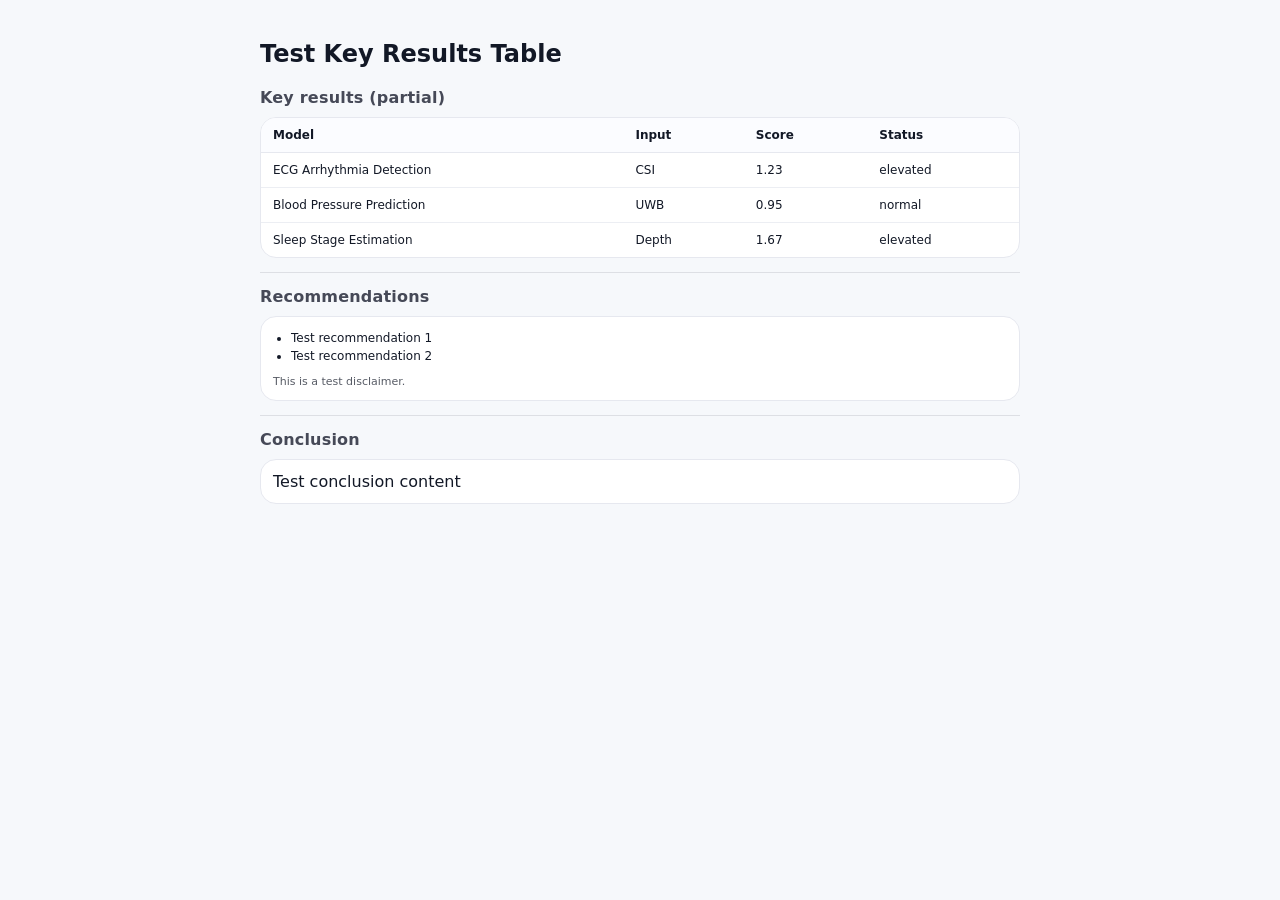
<file: frontend/test.html>
<!doctype html>
<html>
<head>
  <meta charset="utf-8">
  <title>Test Key Results Table</title>
  <link rel="stylesheet" href="./assets/css/styles.css"/>
</head>
<body>
  <div style="padding: 20px; max-width: 800px; margin: 0 auto;">
    <h2>Test Key Results Table</h2>

    <div class="subTitle">Key results (partial)</div>
    <div class="resultTableWrap">
      <table class="resultTable" id="testTable">
        <thead>
          <tr><th>Model</th><th>Input</th><th>Score</th><th>Status</th></tr>
        </thead>
        <tbody>
          <tr>
            <td>ECG Arrhythmia Detection</td>
            <td>CSI</td>
            <td>1.23</td>
            <td>elevated</td>
          </tr>
          <tr>
            <td>Blood Pressure Prediction</td>
            <td>UWB</td>
            <td>0.95</td>
            <td>normal</td>
          </tr>
          <tr>
            <td>Sleep Stage Estimation</td>
            <td>Depth</td>
            <td>1.67</td>
            <td>elevated</td>
          </tr>
        </tbody>
      </table>
    </div>

    <hr class="divider"/>

    <div class="subTitle">Recommendations</div>
    <div class="recommendPanel">
      <ul class="list">
        <li>Test recommendation 1</li>
        <li>Test recommendation 2</li>
      </ul>
      <div class="disclaimer">This is a test disclaimer.</div>
    </div>

    <hr class="divider"/>

    <div class="subTitle">Conclusion</div>
    <div class="reportPanel">
      <div>Test conclusion content</div>
    </div>
  </div>
</body>
</html>
</file>
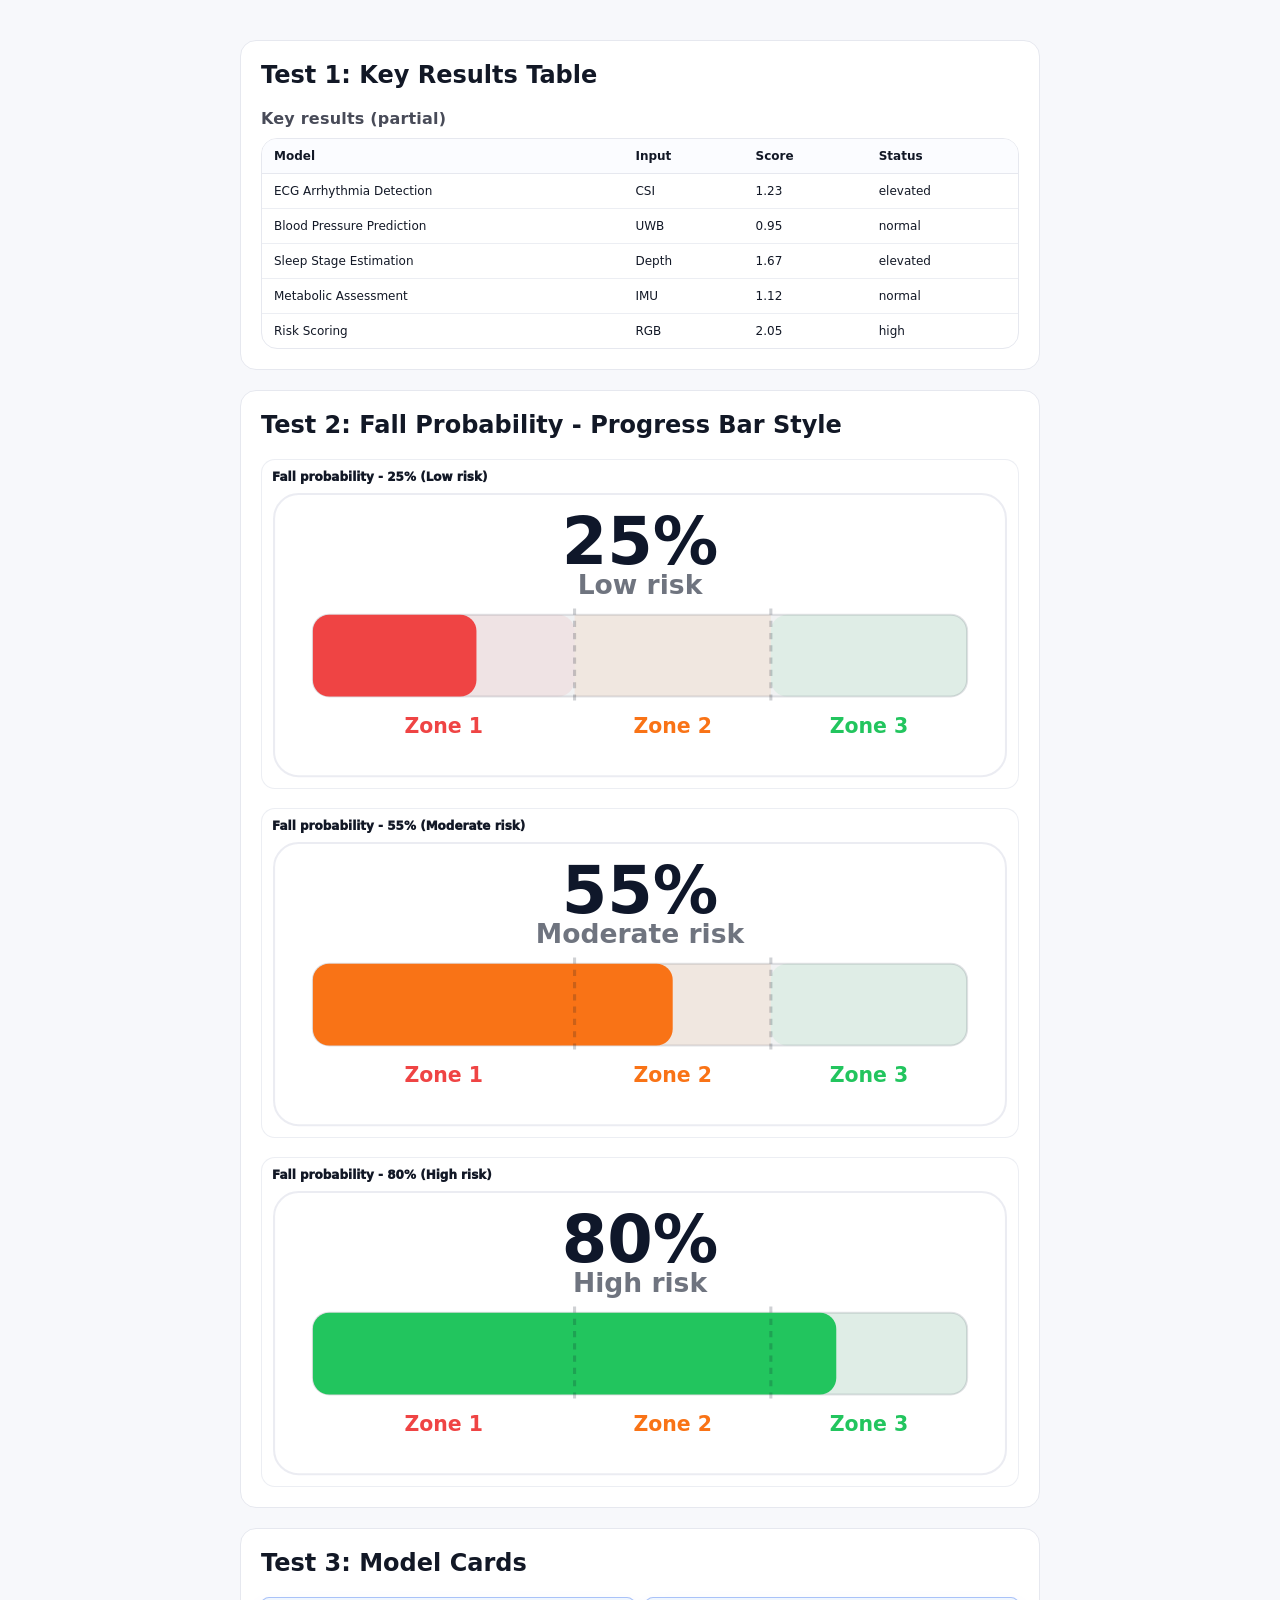
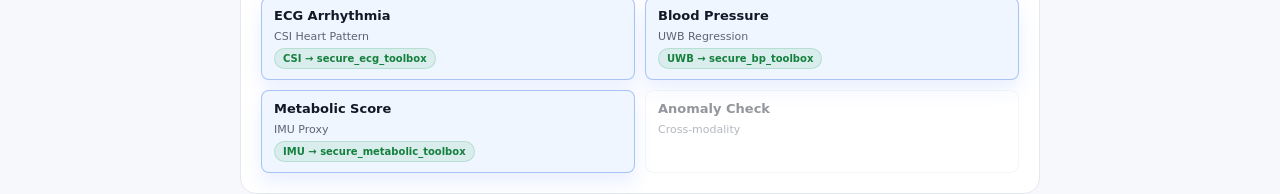
<file: frontend/test_gauge.html>
<!doctype html>
<html>
<head>
  <meta charset="utf-8">
  <title>Test Gauge and Table</title>
  <link rel="stylesheet" href="./assets/css/styles.css"/>
  <style>
    body { padding: 20px; background: #f7f8fb; }
    .test-section {
      background: white;
      padding: 20px;
      margin: 20px auto;
      max-width: 800px;
      border-radius: 16px;
      border: 1px solid #e6e8ef;
    }
    h2 { margin-top: 0; }
  </style>
</head>
<body>
  <div class="test-section">
    <h2>Test 1: Key Results Table</h2>
    <div class="subTitle">Key results (partial)</div>
    <div class="resultTableWrap">
      <table class="resultTable" id="testTable">
        <thead>
          <tr><th>Model</th><th>Input</th><th>Score</th><th>Status</th></tr>
        </thead>
        <tbody>
          <tr>
            <td>ECG Arrhythmia Detection</td>
            <td>CSI</td>
            <td>1.23</td>
            <td>elevated</td>
          </tr>
          <tr>
            <td>Blood Pressure Prediction</td>
            <td>UWB</td>
            <td>0.95</td>
            <td>normal</td>
          </tr>
          <tr>
            <td>Sleep Stage Estimation</td>
            <td>Depth</td>
            <td>1.67</td>
            <td>elevated</td>
          </tr>
          <tr>
            <td>Metabolic Assessment</td>
            <td>IMU</td>
            <td>1.12</td>
            <td>normal</td>
          </tr>
          <tr>
            <td>Risk Scoring</td>
            <td>RGB</td>
            <td>2.05</td>
            <td>high</td>
          </tr>
        </tbody>
      </table>
    </div>
  </div>

  <div class="test-section">
    <h2>Test 2: Fall Probability - Progress Bar Style</h2>
    <div class="chartBox">
      <div class="chartTitle">Fall probability - 25% (Low risk)</div>
      <div class="svgBox" id="gauge1"></div>
    </div>
    <br>
    <div class="chartBox">
      <div class="chartTitle">Fall probability - 55% (Moderate risk)</div>
      <div class="svgBox" id="gauge2"></div>
    </div>
    <br>
    <div class="chartBox">
      <div class="chartTitle">Fall probability - 80% (High risk)</div>
      <div class="svgBox" id="gauge3"></div>
    </div>
  </div>

  <div class="test-section">
    <h2>Test 3: Model Cards</h2>
    <div class="clusterGrid">
      <div class="modelCard active">
        <div class="modelName">ECG Arrhythmia</div>
        <div class="modelSub">CSI Heart Pattern</div>
        <div class="modelBadge">CSI → secure_ecg_toolbox</div>
      </div>
      <div class="modelCard active">
        <div class="modelName">Blood Pressure</div>
        <div class="modelSub">UWB Regression</div>
        <div class="modelBadge">UWB → secure_bp_toolbox</div>
      </div>
      <div class="modelCard active">
        <div class="modelName">Metabolic Score</div>
        <div class="modelSub">IMU Proxy</div>
        <div class="modelBadge">IMU → secure_metabolic_toolbox</div>
      </div>
      <div class="modelCard inactive">
        <div class="modelName">Anomaly Check</div>
        <div class="modelSub">Cross-modality</div>
      </div>
    </div>
  </div>

  <script src="./assets/js/app.js"></script>
  <script>
    // Test gauge rendering with different probabilities
    document.addEventListener('DOMContentLoaded', () => {
      const gauge1 = document.getElementById('gauge1');
      const gauge2 = document.getElementById('gauge2');
      const gauge3 = document.getElementById('gauge3');

      if (gauge1) gauge1.innerHTML = svgGauge(0.25, 'Low risk');
      if (gauge2) gauge2.innerHTML = svgGauge(0.55, 'Moderate risk');
      if (gauge3) gauge3.innerHTML = svgGauge(0.80, 'High risk');
    });
  </script>
</body>
</html>
</file>
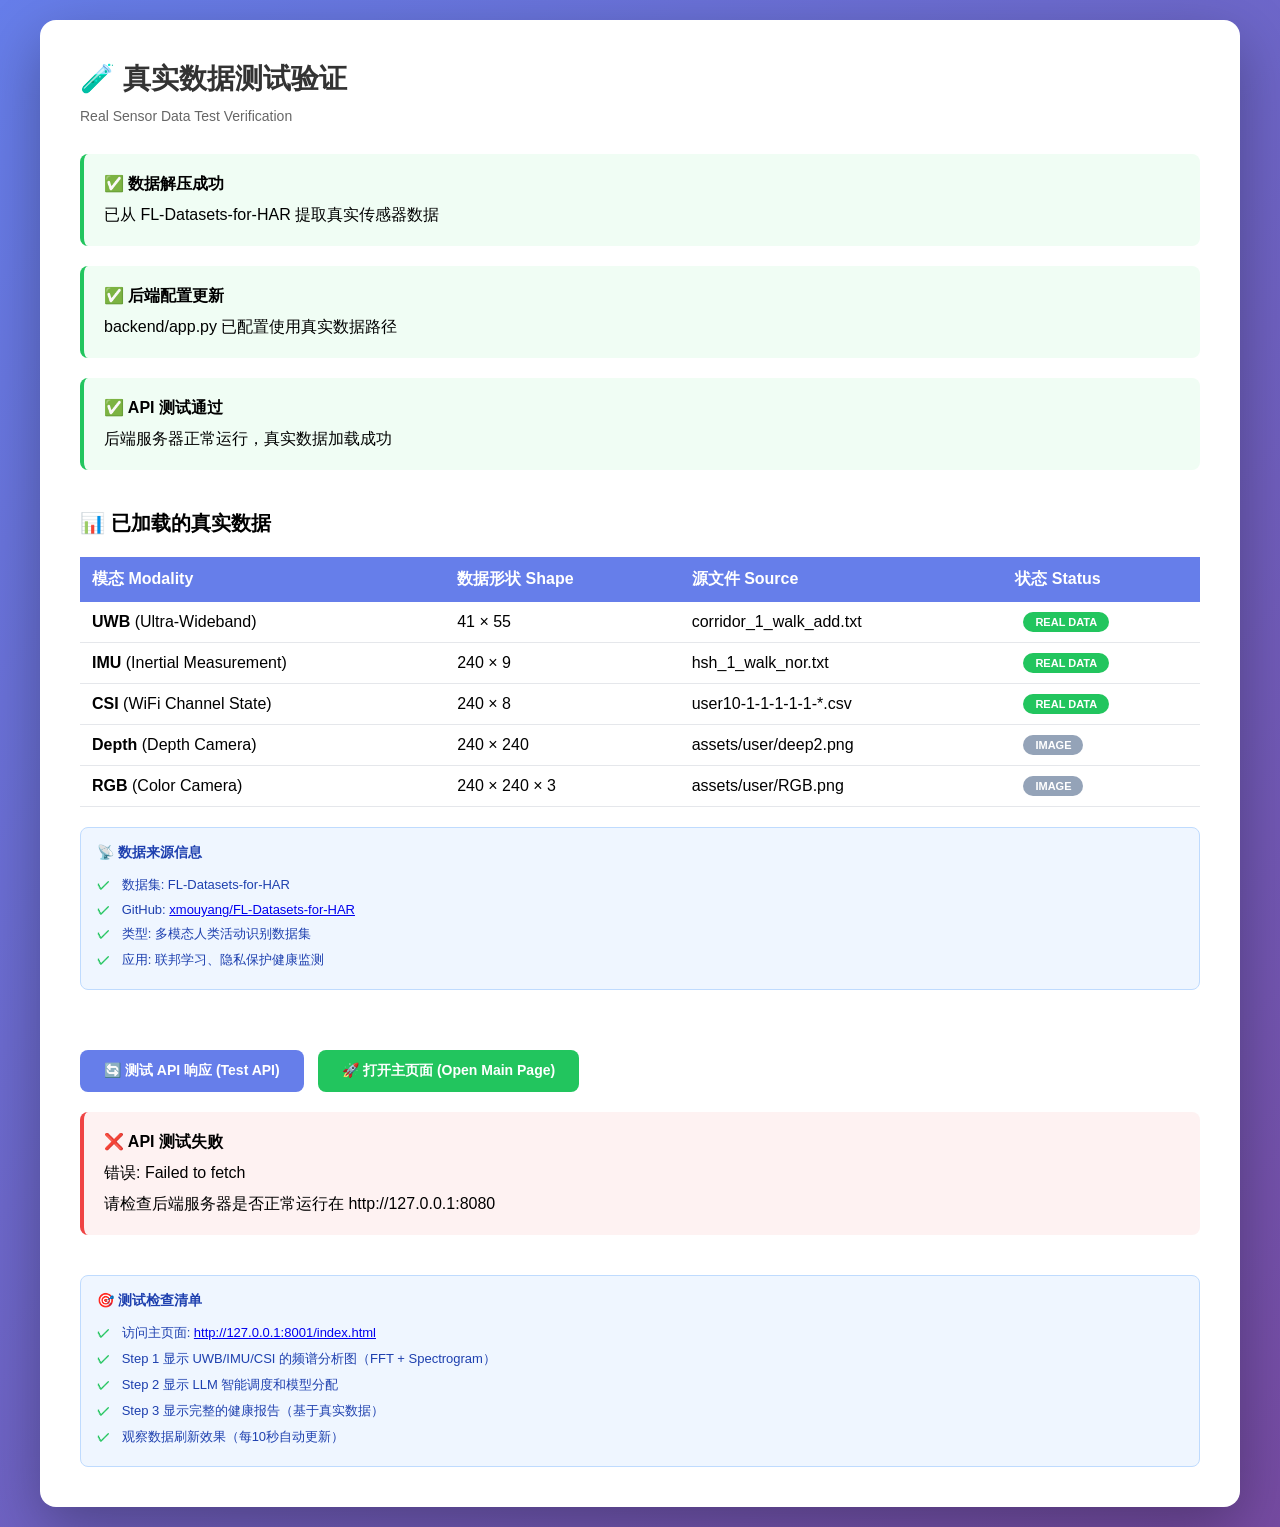
<file: frontend/test_real_data.html>
<!DOCTYPE html>
<html lang="zh-CN">
<head>
    <meta charset="UTF-8">
    <meta name="viewport" content="width=device-width, initial-scale=1.0">
    <title>真实数据测试页面 - Real Data Test</title>
    <style>
        * {
            margin: 0;
            padding: 0;
            box-sizing: border-box;
        }
        body {
            font-family: -apple-system, BlinkMacSystemFont, "Segoe UI", Roboto, sans-serif;
            background: linear-gradient(135deg, #667eea 0%, #764ba2 100%);
            min-height: 100vh;
            padding: 20px;
        }
        .container {
            max-width: 1200px;
            margin: 0 auto;
            background: white;
            border-radius: 16px;
            padding: 40px;
            box-shadow: 0 20px 60px rgba(0,0,0,0.3);
        }
        h1 {
            color: #333;
            margin-bottom: 10px;
            font-size: 28px;
        }
        .subtitle {
            color: #666;
            margin-bottom: 30px;
            font-size: 14px;
        }
        .status-card {
            background: #f8f9fa;
            border-left: 4px solid #667eea;
            padding: 20px;
            margin-bottom: 20px;
            border-radius: 8px;
        }
        .status-card.success {
            border-left-color: #22c55e;
            background: #f0fdf4;
        }
        .status-card.loading {
            border-left-color: #f97316;
            background: #fff7ed;
        }
        .status-title {
            font-weight: bold;
            margin-bottom: 10px;
            font-size: 16px;
        }
        .data-table {
            width: 100%;
            border-collapse: collapse;
            margin-top: 10px;
        }
        .data-table th {
            background: #667eea;
            color: white;
            padding: 12px;
            text-align: left;
            font-weight: 600;
        }
        .data-table td {
            padding: 10px 12px;
            border-bottom: 1px solid #e5e7eb;
        }
        .data-table tr:hover {
            background: #f9fafb;
        }
        .badge {
            display: inline-block;
            padding: 4px 12px;
            border-radius: 12px;
            font-size: 11px;
            font-weight: 600;
            margin-left: 8px;
        }
        .badge.real {
            background: #22c55e;
            color: white;
        }
        .badge.sim {
            background: #94a3b8;
            color: white;
        }
        .test-button {
            background: #667eea;
            color: white;
            border: none;
            padding: 12px 24px;
            border-radius: 8px;
            font-size: 14px;
            font-weight: 600;
            cursor: pointer;
            margin-top: 20px;
            transition: all 0.3s;
        }
        .test-button:hover {
            background: #5568d3;
            transform: translateY(-2px);
            box-shadow: 0 4px 12px rgba(102, 126, 234, 0.4);
        }
        .info-box {
            background: #eff6ff;
            border: 1px solid #bfdbfe;
            border-radius: 8px;
            padding: 16px;
            margin-top: 20px;
        }
        .info-box h3 {
            color: #1e40af;
            margin-bottom: 10px;
            font-size: 14px;
        }
        .info-box ul {
            list-style: none;
            padding-left: 0;
        }
        .info-box li {
            padding: 4px 0;
            color: #1e40af;
            font-size: 13px;
        }
        .info-box li:before {
            content: "✓ ";
            color: #22c55e;
            font-weight: bold;
            margin-right: 8px;
        }
        pre {
            background: #1f2937;
            color: #10b981;
            padding: 16px;
            border-radius: 8px;
            overflow-x: auto;
            font-size: 13px;
            margin-top: 10px;
        }
        .loading {
            display: inline-block;
            width: 16px;
            height: 16px;
            border: 2px solid #f97316;
            border-top-color: transparent;
            border-radius: 50%;
            animation: spin 0.8s linear infinite;
        }
        @keyframes spin {
            to { transform: rotate(360deg); }
        }
    </style>
</head>
<body>
    <div class="container">
        <h1>🧪 真实数据测试验证</h1>
        <div class="subtitle">Real Sensor Data Test Verification</div>

        <div class="status-card success">
            <div class="status-title">✅ 数据解压成功</div>
            <p>已从 FL-Datasets-for-HAR 提取真实传感器数据</p>
        </div>

        <div class="status-card success">
            <div class="status-title">✅ 后端配置更新</div>
            <p>backend/app.py 已配置使用真实数据路径</p>
        </div>

        <div class="status-card success" id="apiStatus">
            <div class="status-title">✅ API 测试通过</div>
            <p>后端服务器正常运行，真实数据加载成功</p>
        </div>

        <h2 style="margin-top: 40px; margin-bottom: 20px; font-size: 20px;">📊 已加载的真实数据</h2>

        <table class="data-table">
            <thead>
                <tr>
                    <th>模态 Modality</th>
                    <th>数据形状 Shape</th>
                    <th>源文件 Source</th>
                    <th>状态 Status</th>
                </tr>
            </thead>
            <tbody>
                <tr>
                    <td><strong>UWB</strong> (Ultra-Wideband)</td>
                    <td>41 × 55</td>
                    <td>corridor_1_walk_add.txt</td>
                    <td><span class="badge real">REAL DATA</span></td>
                </tr>
                <tr>
                    <td><strong>IMU</strong> (Inertial Measurement)</td>
                    <td>240 × 9</td>
                    <td>hsh_1_walk_nor.txt</td>
                    <td><span class="badge real">REAL DATA</span></td>
                </tr>
                <tr>
                    <td><strong>CSI</strong> (WiFi Channel State)</td>
                    <td>240 × 8</td>
                    <td>user10-1-1-1-1-1-*.csv</td>
                    <td><span class="badge real">REAL DATA</span></td>
                </tr>
                <tr>
                    <td><strong>Depth</strong> (Depth Camera)</td>
                    <td>240 × 240</td>
                    <td>assets/user/deep2.png</td>
                    <td><span class="badge sim">IMAGE</span></td>
                </tr>
                <tr>
                    <td><strong>RGB</strong> (Color Camera)</td>
                    <td>240 × 240 × 3</td>
                    <td>assets/user/RGB.png</td>
                    <td><span class="badge sim">IMAGE</span></td>
                </tr>
            </tbody>
        </table>

        <div class="info-box">
            <h3>📡 数据来源信息</h3>
            <ul>
                <li>数据集: FL-Datasets-for-HAR</li>
                <li>GitHub: <a href="https://github.com/xmouyang/FL-Datasets-for-HAR" target="_blank">xmouyang/FL-Datasets-for-HAR</a></li>
                <li>类型: 多模态人类活动识别数据集</li>
                <li>应用: 联邦学习、隐私保护健康监测</li>
            </ul>
        </div>

        <div style="margin-top: 40px;">
            <button class="test-button" onclick="testAPI()">🔄 测试 API 响应 (Test API)</button>
            <button class="test-button" onclick="window.location.href='index.html'" style="background: #22c55e; margin-left: 10px;">
                🚀 打开主页面 (Open Main Page)
            </button>
        </div>

        <div id="apiResult" style="margin-top: 20px;"></div>

        <div class="info-box" style="margin-top: 40px;">
            <h3>🎯 测试检查清单</h3>
            <ul>
                <li>访问主页面: <a href="index.html">http://127.0.0.1:8001/index.html</a></li>
                <li>Step 1 显示 UWB/IMU/CSI 的频谱分析图（FFT + Spectrogram）</li>
                <li>Step 2 显示 LLM 智能调度和模型分配</li>
                <li>Step 3 显示完整的健康报告（基于真实数据）</li>
                <li>观察数据刷新效果（每10秒自动更新）</li>
            </ul>
        </div>
    </div>

    <script>
        async function testAPI() {
            const resultDiv = document.getElementById('apiResult');
            resultDiv.innerHTML = '<div class="status-card loading"><div class="status-title"><span class="loading"></span> 正在测试 API...</div><p>请等待约20秒...</p></div>';

            try {
                const start = Date.now();
                const response = await fetch('http://127.0.0.1:8080/api/cycle');
                const elapsed = ((Date.now() - start) / 1000).toFixed(1);

                if (!response.ok) {
                    throw new Error(`HTTP ${response.status}`);
                }

                const data = await response.json();

                const modalities = data.step1.modalities;
                const results = `
<div class="status-card success">
    <div class="status-title">✅ API 响应成功</div>
    <p>响应时间: ${elapsed} 秒</p>
    <p>后端处理时间: ${data.cycle_time_sec.toFixed(1)} 秒</p>
    <pre>UWB Shape: ${modalities.UWB.shape}
IMU Shape: ${modalities.IMU.shape}
CSI Shape: ${modalities.CSI.shape}
Depth Shape: ${modalities.Depth.shape}
RGB Shape: ${modalities.RGB.shape}

已生成图表:
- UWB FFT Spectrum: ${modalities.UWB.fft_png ? '✓' : '✗'}
- IMU FFT Spectrum: ${modalities.IMU.fft_png ? '✓' : '✗'}
- CSI FFT Spectrum: ${modalities.CSI.fft_png ? '✓' : '✗'}
- CSI Spectrogram: ${modalities.CSI.spectrogram_png ? '✓' : '✗'}

模型推理结果数量: ${data.step3.results.length}</pre>
</div>`;

                resultDiv.innerHTML = results;
            } catch (error) {
                resultDiv.innerHTML = `<div class="status-card" style="border-left-color: #ef4444; background: #fef2f2;">
                    <div class="status-title">❌ API 测试失败</div>
                    <p>错误: ${error.message}</p>
                    <p style="margin-top:10px;">请检查后端服务器是否正常运行在 http://127.0.0.1:8080</p>
                </div>`;
            }
        }

        // Auto-run test on page load
        window.addEventListener('load', () => {
            setTimeout(testAPI, 500);
        });
    </script>
</body>
</html>
</file>
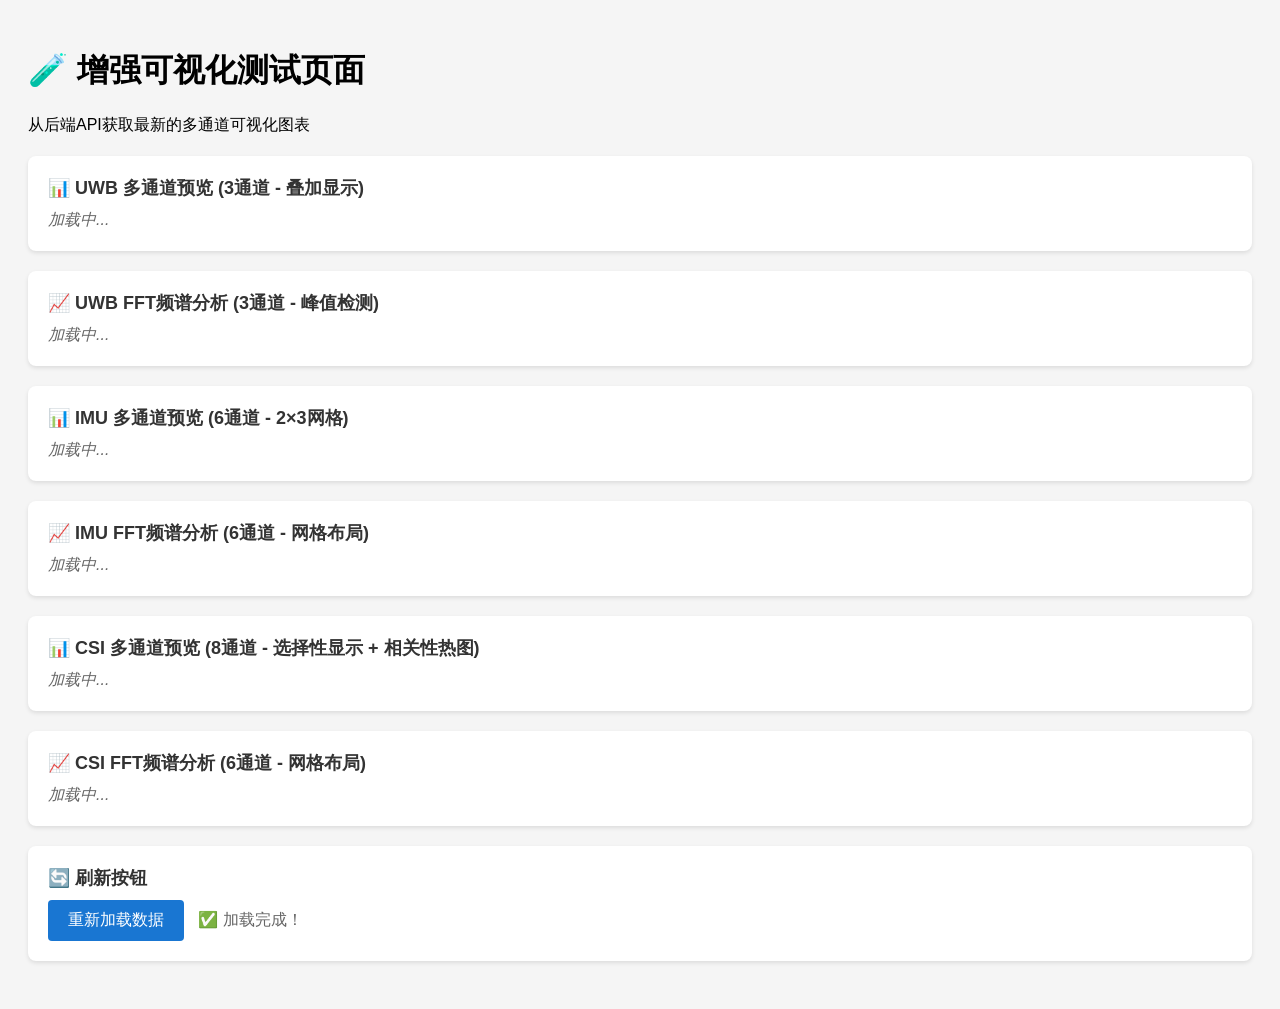
<file: frontend/test_viz.html>
<!DOCTYPE html>
<html>
<head>
    <title>测试增强的可视化</title>
    <style>
        body { font-family: Arial, sans-serif; padding: 20px; background: #f5f5f5; }
        .test-section { margin: 20px 0; background: white; padding: 20px; border-radius: 8px; box-shadow: 0 2px 4px rgba(0,0,0,0.1); }
        .test-title { font-size: 18px; font-weight: bold; margin-bottom: 10px; color: #333; }
        .test-image { max-width: 100%; height: auto; border: 1px solid #ddd; border-radius: 4px; }
        .loading { color: #666; font-style: italic; }
        .error { color: #d32f2f; background: #ffebee; padding: 10px; border-radius: 4px; }
        .success { color: #388e3c; background: #e8f5e9; padding: 10px; border-radius: 4px; }
    </style>
</head>
<body>
    <h1>🧪 增强可视化测试页面</h1>
    <p>从后端API获取最新的多通道可视化图表</p>

    <div class="test-section">
        <div class="test-title">📊 UWB 多通道预览 (3通道 - 叠加显示)</div>
        <div id="uwb-preview" class="loading">加载中...</div>
    </div>

    <div class="test-section">
        <div class="test-title">📈 UWB FFT频谱分析 (3通道 - 峰值检测)</div>
        <div id="uwb-fft" class="loading">加载中...</div>
    </div>

    <div class="test-section">
        <div class="test-title">📊 IMU 多通道预览 (6通道 - 2×3网格)</div>
        <div id="imu-preview" class="loading">加载中...</div>
    </div>

    <div class="test-section">
        <div class="test-title">📈 IMU FFT频谱分析 (6通道 - 网格布局)</div>
        <div id="imu-fft" class="loading">加载中...</div>
    </div>

    <div class="test-section">
        <div class="test-title">📊 CSI 多通道预览 (8通道 - 选择性显示 + 相关性热图)</div>
        <div id="csi-preview" class="loading">加载中...</div>
    </div>

    <div class="test-section">
        <div class="test-title">📈 CSI FFT频谱分析 (6通道 - 网格布局)</div>
        <div id="csi-fft" class="loading">加载中...</div>
    </div>

    <div class="test-section">
        <div class="test-title">🔄 刷新按钮</div>
        <button onclick="loadAllData()" style="padding: 10px 20px; font-size: 16px; background: #1976d2; color: white; border: none; border-radius: 4px; cursor: pointer;">重新加载数据</button>
        <span id="status" style="margin-left: 10px; color: #666;"></span>
    </div>

    <script>
        const API_BASE = 'http://127.0.0.1:8082';

        async function loadModalityData(modality) {
            try {
                const response = await fetch(`${API_BASE}/api/cycle`);
                const data = await response.json();
                const mod = data.step1.modalities[modality];

                return {
                    preview: mod.preview_png,
                    fft: mod.fft_png,
                    excerpt: mod.plaintext_excerpt
                };
            } catch (error) {
                console.error(`Error loading ${modality}:`, error);
                return null;
            }
        }

        function displayImage(elementId, base64Data, modality) {
            const element = document.getElementById(elementId);
            if (base64Data) {
                element.innerHTML = `<img src="data:image/png;base64,${base64Data}" alt="${modality}" class="test-image">`;
                element.className = 'success';
            } else {
                element.innerHTML = '❌ 无法加载图像';
                element.className = 'error';
            }
        }

        async function loadAllData() {
            const status = document.getElementById('status');
            status.textContent = '加载中...';

            // 加载UWB数据
            const uwbData = await loadModalityData('UWB');
            if (uwbData) {
                displayImage('uwb-preview', uwbData.preview, 'UWB');
                displayImage('uwb-fft', uwbData.fft, 'UWB FFT');
            }

            // 加载IMU数据
            const imuData = await loadModalityData('IMU');
            if (imuData) {
                displayImage('imu-preview', imuData.preview, 'IMU');
                displayImage('imu-fft', imuData.fft, 'IMU FFT');
            }

            // 加载CSI数据
            const csiData = await loadModalityData('CSI');
            if (csiData) {
                displayImage('csi-preview', csiData.preview, 'CSI');
                displayImage('csi-fft', csiData.fft, 'CSI FFT');
            }

            status.textContent = '✅ 加载完成！';
        }

        // 页面加载时自动加载数据
        window.addEventListener('DOMContentLoaded', loadAllData);
    </script>
</body>
</html>
</file>
<file: frontend/assets/css/styles.css>
:root {
  --bg: #f7f8fb;
  --card: #ffffff;
  --text: #121826;
  --muted: #5b6474;
  --line: #e6e8ef;
  --primary: #2f6bff;
  --primary2: #2453c9;
  --good: #1f9d55;
  --mono: ui-monospace, SFMono-Regular, Menlo, Monaco, Consolas, "Liberation Mono", "Courier New", monospace;
  --shadow: 0 10px 28px rgba(15, 23, 42, .08);
}

* {
  box-sizing: border-box;
}

html, body {
  height: 100%;
}

body {
  margin: 0;
  font-family: ui-sans-serif, system-ui, -apple-system, Segoe UI, Roboto, Helvetica, Arial;
  color: var(--text);
  background:
    radial-gradient(1100px 480px at 18% -10%, rgba(47, 107, 255, .20), transparent 60%),
    radial-gradient(900px 420px at 86% 0%, rgba(31, 157, 85, .12), transparent 55%),
    var(--bg);
  overflow-x: hidden;
  overflow-y: auto;
}

a {
  color: inherit;
}

.mono {
  font-family: var(--mono);
}

/* Topbar */
.topbar {
  position: sticky;
  top: 0;
  z-index: 10;
  background: rgba(247, 248, 251, .75);
  backdrop-filter: blur(10px);
  border-bottom: 1px solid var(--line);
  padding: 14px 18px;
  display: flex;
  align-items: center;
  justify-content: space-between;
  gap: 16px;
}

.brand {
  display: flex;
  align-items: center;
  gap: 12px;
}

.brandmark {
  width: 40px;
  height: 40px;
  border-radius: 14px;
  background: linear-gradient(135deg, rgba(47, 107, 255, .95), rgba(47, 107, 255, .30));
  box-shadow: 0 10px 22px rgba(47, 107, 255, .24);
}

.title {
  font-weight: 800;
  letter-spacing: -.02em;
}

.subtitle {
  color: var(--muted);
  font-size: 13px;
  margin-top: 2px;
}

.controls {
  display: flex;
  gap: 10px;
  align-items: center;
  flex-wrap: wrap;
}

/* Grid Layout 核心调整 */
.container {
  max-width: 100%;
  margin: 0 auto;
  padding: 12px 14px;
  height: 100vh;
  min-height: 720px;
  display: flex;
}

.grid {
  display: grid;
  grid-template-columns: repeat(3, minmax(0, 1fr));
  grid-template-rows: minmax(0, 1fr) minmax(0, 1fr);
  gap: 14px;
  align-items: stretch;
  min-height: 0;
}

/* 板块定位 */
#stepUpload {
  grid-row: 1;
  grid-column: 1;
}

#stepEncrypt {
  grid-row: 1;
  grid-column: 2;
}

#stepDispatch {
  grid-row: 1 / 3; /* 跨越两行，对齐板块四的底部 */
  grid-column: 3;
  display: flex;
  flex-direction: column;
}

#stepDecrypt {
  grid-row: 2;
  grid-column: 1 / 3;
}

/* Card General Styles */
.card {
  position: relative;
  background: var(--card);
  border: 1px solid var(--line);
  border-radius: 18px;
  box-shadow: var(--shadow);
  overflow: hidden;
  display: flex;
  flex-direction: column;
  min-height: 0;
}

.cardHead {
  display: flex;
  align-items: center;
  justify-content: space-between;
  padding: 12px 12px 8px 12px;
  border-bottom: 1px solid var(--line);
  gap: 12px;
  flex: 0 0 auto;
}

.cardTitle {
  font-weight: 800;
  min-width: 0;
  line-height: 1.25;
}

.stepTag {
  width: 28px;
  height: 28px;
  border-radius: 10px;
  background: rgba(47, 107, 255, .12);
  color: var(--primary);
  display: flex;
  align-items: center;
  justify-content: center;
  font-weight: 800;
  border: 1px solid rgba(47, 107, 255, .18);
  margin-right: 10px;
  flex: 0 0 auto;
}

.meta {
  display: flex;
  align-items: center;
  gap: 8px;
}

.pill {
  font-family: var(--mono);
  font-size: 12px;
  padding: 6px 10px;
  border-radius: 999px;
  border: 1px solid var(--line);
  background: #fbfcff;
  color: var(--muted);
}

/* 板块内容高度对齐逻辑 */
.cardBody {
  padding: 12px;
  flex: 1 1 auto;
  display: flex;
  flex-direction: column;
  min-height: 0;
}

/* 板块 1 & 2 的内部对齐：固定内容区高度 */
#stepUpload .cardBody, 
#stepEncrypt .cardBody {
  min-height: 360px; /* 强制板块一二外壳高度一致 */
  justify-content: space-between;
}

.canvasWrap {
  margin-top: 10px;
  border: 1px dashed var(--line);
  border-radius: 14px;
  padding: 8px;
  background: linear-gradient(180deg, #ffffff, #fbfcff);
  /* 固定内部展示区高度 */
  height: 180px; 
  display: flex;
  align-items: center;
  justify-content: center;
  overflow: hidden;
}

.imgWrap img {
  width: 100%;
  height: 100%;
  object-fit: contain;
  display: block;
}

#ctHeat {
  width: 100% !important;
  height: 100% !important; /* 让 Canvas 填满固定高度的容器 */
}

/* 按钮位置修正 */
.cardBody .btn.primary {
  margin-top: auto; /* 强制按钮推至卡片底部对齐 */
}

/* 其他组件样式 */
.uploadRow {
  display: flex;
  gap: 10px;
  align-items: center;
  flex-wrap: wrap;
}

.hint {
  color: var(--muted);
  font-size: 12px;
  margin-top: 10px;
}

.legendRow {
  margin-top: 10px;
  display: flex;
  align-items: center;
  gap: 10px;
  flex-wrap: wrap;
}

.legendRow label {
  color: var(--muted);
  font-size: 12px;
}

select {
  padding: 8px 10px;
  border-radius: 12px;
  border: 1px solid var(--line);
  background: #fff;
}

.badge {
  font-size: 12px;
  padding: 6px 10px;
  border-radius: 999px;
  border: 1px solid rgba(31, 157, 85, .18);
  background: rgba(31, 157, 85, .10);
  color: #15803d;
  font-weight: 700;
}

.btn {
  border: 1px solid var(--line);
  padding: 10px 12px;
  border-radius: 14px;
  cursor: pointer;
  font-weight: 800;
  background: #fff;
}

.btn.primary {
  border-color: rgba(47, 107, 255, .35);
  background: linear-gradient(180deg, rgba(47, 107, 255, .95), rgba(47, 107, 255, .80));
  color: white;
  box-shadow: 0 10px 18px rgba(47, 107, 255, .22);
}

.btn.primary:disabled {
  opacity: .5;
  cursor: not-allowed;
}

.btn.secondary {
  background: #fff;
  border-color: rgba(47, 107, 255, .25);
}

.btn.ghost {
  background: transparent;
}

.kv {
  margin-top: 12px;
}

.kv .k {
  font-size: 12px;
  color: var(--muted);
}

.kv .v {
  margin-top: 6px;
  font-size: 12px;
  word-break: break-all;
}

.bigNumber {
  font-size: 38px;
  font-weight: 900;
  letter-spacing: -.02em;
  background: linear-gradient(135deg, rgba(47, 107, 255, .95), rgba(31, 157, 85, .85));
  -webkit-background-clip: text;
  background-clip: text;
  color: transparent;
}

.flowRow {
  display: flex;
  align-items: center;
  justify-content: space-between;
  gap: 10px;
  flex-wrap: wrap;
  padding: 10px;
  border: 1px solid var(--line);
  border-radius: 16px;
  background: #fbfcff;
}

.flowNode {
  display: flex;
  flex-direction: column;
  align-items: center;
  gap: 6px;
  min-width: 120px;
}

.flowLabel {
  font-size: 12px;
  color: var(--muted);
}

.nodeBox {
  padding: 10px 12px;
  border-radius: 14px;
  border: 1px solid var(--line);
  background: #fff;
  font-weight: 800;
}
.clusterIcon{
  width: 110px;        /* 修改这里 */
  height: 46px;        /* 修改这里 */
  object-fit: contain;
  display:block;
  margin: 2px auto 4px;
  filter: drop-shadow(0 8px 18px rgba(2,6,23,.10));
}


.flowEdge {
  display: flex;
  flex-direction: column;
  align-items: center;
  gap: 8px;
  flex: 1;
}

.edgeLine {
  height: 2px;
  width: 100%;
  background: linear-gradient(90deg, rgba(47, 107, 255, .3), rgba(47, 107, 255, .75), rgba(31, 157, 85, .55));
  border-radius: 999px;
}

.edgeText {
  font-size: 12px;
  color: var(--muted);
  font-family: var(--mono);
}

.icon {
  width: 56px;
  height: 56px;
  object-fit: contain;
}

.icon.small {
  width: 32px;
  height: 32px;
}

.spinnerOverlay {
  position: absolute;
  inset: 0;
  background: rgba(255, 255, 255, .72);
  display: none;
  align-items: center;
  justify-content: center;
  flex-direction: column;
  gap: 12px;
}

.spinner {
  width: 34px;
  height: 34px;
  border-radius: 50%;
  border: 3px solid rgba(47, 107, 255, .18);
  border-top-color: rgba(47, 107, 255, .9);
  animation: spin 1s linear infinite;
}

.spinText {
  color: var(--muted);
  font-weight: 700;
}

@keyframes spin {
  to {
    transform: rotate(360deg);
  }
}

.divider {
  border: 0;
  border-top: 1px solid rgba(2, 6, 23, 0.10);
  margin: 14px 0;
}

.subTitle {
  font-weight: 700;
  letter-spacing: 0.2px;
  margin-bottom: 10px;
  color: rgba(2, 6, 23, 0.72);
}

/* Responsive */
@media (max-width: 1180px) {
  .grid {
    grid-template-columns: repeat(2, minmax(0, 1fr));
  }
  #stepDispatch, #stepDecrypt {
    grid-column: auto;
    grid-row: auto;
  }
}

@media (max-width: 920px) {
  .grid {
    grid-template-columns: 1fr;
  }
}


/* === Multimodal v4 layout overrides === */
.grid3{
  grid-template-columns: minmax(0, 1.35fr) minmax(0, 1.1fr) minmax(0, 1.55fr);
  grid-template-rows: minmax(320px, 1fr) minmax(320px, 1fr);
  align-items: stretch;
  height: 100%;
  min-height: 0;
  width: 100%;
}

#stepUpload,
#stepProtect,
#stepDispatch,
#stepDecrypt{
  min-height: 0;
}

/* Four-step flow: top row Step 1 | Step 3 | Step 2, bottom row Step 4 */
#stepUpload{ grid-row: 1; grid-column: 1; }
#stepProtect{
  grid-row: 1;
  grid-column: 2;
  align-self: stretch;
}
#stepDispatch{ grid-row: 1 / 3; grid-column: 3; }
#stepDecrypt{ grid-row: 2; grid-column: 1 / 3; }

@media (max-width: 1180px) {
  .container{
    height: auto;
    min-height: 100vh;
  }

  .grid3{
    grid-template-columns: 1fr;
    grid-template-rows: none;
    height: auto;
  }
  #stepUpload,
  #stepProtect,
  #stepDispatch,
  #stepDecrypt{
    grid-row: auto;
    grid-column: auto;
  }
}

@media (max-width: 920px) {
  .grid3{
    grid-template-columns: 1fr;
    grid-template-rows: none;
  }
}
/* Make Step 1 and Step 3 scrollable */
#stepUpload .cardBody{
  justify-content: flex-start;
  overflow-y: auto;
  overflow-x: hidden;
  min-height: 0;
}

#stepProtect .cardBody{
  justify-content: flex-start;
  overflow-y: auto;
  overflow-x: hidden;
  min-height: 0;
}

#stepDispatch .cardBody{
  justify-content: flex-start;
  overflow-y: auto;
  overflow-x: hidden;
  min-height: 0;
}

#stepDecrypt .cardBody{
  justify-content: flex-start;
  overflow-y: auto;
  overflow-x: hidden;
  padding-right: 12px;
}

/* -------------------------------
   Step 1: two-row modality layout
-------------------------------- */
/* Modality grid */
.modalityGrid{
  margin-top: 12px;
  display: grid;
  grid-template-columns: repeat(3, minmax(0, 1fr));
  gap: 10px;
}

/* Step 1: flexible block layout */
.rowBlock{
  display: flex;
  flex-direction: column;
  min-height: 0;
  margin-bottom: 8px;
}

.rowTitle{
  font-size: 13px;
  color: var(--text);
  font-weight: 800;
  margin: 4px 0 10px;
  letter-spacing: -0.01em;
}

.rowBlock .modalityGrid{
  margin-top: 0;
  min-height: 0;
  max-height: 480px;
  overflow-y: auto;
  padding-right: 4px; /* room for scrollbar */
}


.modTile{
  border: 1px solid var(--line);
  border-radius: 16px;
  background: linear-gradient(180deg, #ffffff, #fbfcff);
  padding: 10px;
  display:flex;
  flex-direction:column;
  min-height: 220px;
}

.modHead{
  display:flex;
  align-items:center;
  justify-content: space-between;
  gap: 10px;
  margin-bottom: 8px;
}

.modName{
  font-weight: 900;
  letter-spacing: -.01em;
  font-size: 13px;
}

.modTag{
  font-size: 11px;
  padding: 4px 8px;
  border-radius: 999px;
  border: 1px solid rgba(47,107,255,.18);
  background: rgba(47,107,255,.08);
  color: rgba(36,83,201,.95);
  font-weight: 800;
}

.modPreview{
  border: 1px dashed var(--line);
  border-radius: 14px;
  background: #fff;
  height: 110px;
  overflow:hidden;
  display:flex;
  align-items:center;
  justify-content:center;
}

.modPreview img{
  width:100%;
  height:100%;
  object-fit: cover;
  display:block;
}

/* Depth 图片特殊样式 - 缩小显示 */
.modPreview img.depthImg{
  width: 100%;
  height: 100%;
  object-fit: contain;
  margin: auto;
}

.modText{
  margin-top: 8px;
  font-family: var(--mono);
  font-size: 11px;
  color: rgba(2, 6, 23, 0.75);
  background: #fbfcff;
  border: 1px solid var(--line);
  border-radius: 12px;
  padding: 8px;
  height: 68px;
  overflow:auto;
  white-space: pre-wrap;
}


/* Cluster */
.clusterWrap{
  margin-top: 12px;
  border: 1px solid var(--line);
  border-radius: 18px;
  background: linear-gradient(180deg, #ffffff, #fbfcff);
  padding: 10px;
}

.clusterTitle{
  font-weight: 900;
  margin-bottom: 10px;
}

.clusterGrid{
  display:grid;
  grid-template-columns: repeat(2, minmax(0, 1fr));
  gap: 10px;
}

.modelCard{
  border: 1px solid var(--line);
  border-radius: 16px;
  padding: 10px 12px;
  background: #fff;
  display:flex;
  flex-direction: column;
  gap: 5px;
  min-height: 78px;
  min-width: 0;
  overflow: hidden;
}

.modelName{
  font-weight: 900;
  font-size: 13px;
  white-space: nowrap;
  overflow: hidden;
  text-overflow: ellipsis;
  line-height: 1.3;
}

.modelSub{
  font-size: 11px;
  color: var(--muted);
  white-space: nowrap;
  overflow: hidden;
  text-overflow: ellipsis;
}

.modelBadge{
  align-self: flex-start;
  font-size: 10px;
  padding: 4px 8px;
  border-radius: 999px;
  border: 1px solid rgba(31,157,85,.18);
  background: rgba(31,157,85,.10);
  color: #15803d;
  font-weight: 800;
  white-space: nowrap;
  max-width: 100%;
  overflow: hidden;
  text-overflow: ellipsis;
}

.modelCard.inactive{
  opacity: .45;
}

.modelCard.active{
  border-color: rgba(47,107,255,.35);
  box-shadow: 0 10px 18px rgba(47,107,255,.10);
}

/* Result table and report */
.resultsSection {
  margin-bottom: 12px;
}

.resultTableWrap{
  margin-top: 8px;
  border: 1px solid var(--line);
  border-radius: 16px;
  overflow: hidden;
  background: #ffffff;
  min-height: 100px;
}

/* Step 3: single-column layout */
.recommendPanel{
  border: 1px solid var(--line);
  border-radius: 16px;
  background: #ffffff;
  padding: 12px;
  margin-top: 8px;
}

.recommendPanel .list {
  margin: 0;
}

.privacyPanel{
  display: grid;
  gap: 10px;
  margin-top: 8px;
}

.privacySummary{
  padding: 10px 12px;
  border: 1px solid var(--line);
  border-radius: 12px;
  background: linear-gradient(180deg, #ffffff, #fbfcff);
  color: var(--muted);
  font-size: 13px;
  line-height: 1.45;
}

.privacyCandidateGrid{
  display: grid;
  grid-template-columns: 1fr;
  gap: 10px;
}

.privacyCandidateCard{
  border: 1px solid var(--line);
  border-radius: 14px;
  padding: 10px;
  background: #ffffff;
  box-shadow: 0 6px 16px rgba(15, 23, 42, 0.06);
}

.privacyChipRow{
  display: flex;
  flex-wrap: wrap;
  gap: 6px;
  margin-top: 8px;
}

@media (max-width: 920px) {
  .privacyCandidateGrid{
    grid-template-columns: 1fr;
  }
}

#conclusionPanel{
  margin-top: 8px;
  border: 1px solid var(--line);
  border-radius: 16px;
  background: #ffffff;
  padding: 12px;
}

.resultTable{
  width: 100%;
  border-collapse: collapse;
  font-size: 12px;
  display: table !important;
  visibility: visible !important;
}

.resultTable thead{
  display: table-header-group !important;
}

.resultTable thead th{
  text-align: left;
  padding: 10px 12px;
  background: #fbfcff;
  border-bottom: 1px solid var(--line);
  font-weight: 900;
  color: var(--text);
}

.resultTable tbody{
  display: table-row-group !important;
}

.resultTable tbody td{
  padding: 10px 12px;
  border-bottom: 1px solid rgba(230,232,239,.75);
  vertical-align: top;
  color: var(--text);
}

.resultTable tbody tr:last-child td{
  border-bottom: none;
}

.reportBox{
  border: 1px solid var(--line);
  border-radius: 16px;
  background: #ffffff;
  padding: 12px;
  font-size: 13px;
  line-height: 1.55;
  color: rgba(2, 6, 23, 0.80);
  white-space: pre-wrap;
}

.reportPanel{
  border: 1px solid var(--line);
  border-radius: 16px;
  background: #ffffff;
  padding: 12px;
}

.reportTop{
  display:flex;
  align-items:flex-start;
  justify-content:space-between;
  gap: 10px;
}

.reportProtectionBanner {
  display: flex;
  flex-wrap: wrap;
  align-items: center;
  gap: 7px;
  margin-bottom: 10px;
  padding: 8px 10px;
  border: 1px solid rgba(31, 157, 85, 0.24);
  border-radius: 8px;
  background: #f0fdf4;
  color: #166534;
  font-size: 11px;
  font-weight: 850;
}

.reportProtectionBanner span {
  display: inline-flex;
  padding: 3px 7px;
  border-radius: 999px;
  background: #dcfce7;
  color: #15803d;
  font-size: 10px;
  font-weight: 950;
}

.reportTitle{
  font-size: 14px;
  font-weight: 950;
  letter-spacing: -0.02em;
}

.badge{
  display:inline-flex;
  align-items:center;
  gap: 8px;
  padding: 6px 10px;
  border-radius: 999px;
  border: 1px solid rgba(230,232,239,.8);
  background: #fbfcff;
  font-size: 12px;
  font-weight: 800;
}

.dynamicReportTop .badge{
  border-color: rgba(47, 107, 255, .22);
  background: linear-gradient(180deg, #ffffff, #f5f8ff);
}

.badgeDot{
  width: 10px;
  height: 10px;
  border-radius: 999px;
  background: #111827;
  opacity: .65;
}

.reportText{
  margin-top: 8px;
  font-size: 12.5px;
  line-height: 1.55;
  color: rgba(2, 6, 23, 0.82);
}

.reportGrid{
  margin-top: 12px;
  display: grid;
  grid-template-columns: repeat(2, minmax(0, 1fr));
  gap: 10px;
}

.reportCard{
  border: 1px solid rgba(230,232,239,.75);
  border-radius: 14px;
  padding: 10px;
  background: linear-gradient(180deg, #ffffff, #fbfcff);
}

.reportCardHead{
  display:flex;
  justify-content:space-between;
  gap: 8px;
  align-items:flex-start;
}

.metricName{ font-size: 12px; font-weight: 900; }
.metricRef{ font-size: 11px; opacity: .7; }
.metricValue{ font-size: 18px; font-weight: 950; letter-spacing: -0.03em; }
.metricUnit{ font-size: 12px; opacity: .7; margin-left: 6px; }
.metricDetail{ margin-top: 6px; font-size: 11px; opacity: .72; }

.chipRow{ display:flex; flex-wrap:wrap; gap: 6px; margin-top: 8px; }
.chip{ font-size: 11px; padding: 4px 8px; border-radius: 999px; border: 1px solid rgba(230,232,239,.75); background: #ffffff; }

.chartGrid{
  margin-top: 10px;
  display:grid;
  grid-template-columns: 1fr;
  gap: 10px;
}

.chartRow{
  display:grid;
  grid-template-columns: repeat(2, minmax(0, 1fr));
  gap: 10px;
}

.chartBox{
  border: 1px solid rgba(230,232,239,.75);
  border-radius: 14px;
  background: #ffffff;
  padding: 10px;
}

.chartTitle{ font-size: 12px; font-weight: 950; margin-bottom: 8px; }

.svgBox svg{ width: 100%; height: auto; display:block; }

.list{ margin: 8px 0 0 0; padding-left: 18px; font-size: 12px; line-height: 1.5; }
.disclaimer{ margin-top: 10px; font-size: 11px; opacity: .7; }

/* Dynamic report (Task 5): renderer styles */
.dynamicReportTop{
  margin-bottom: 12px;
  display: grid;
  grid-template-columns: minmax(0, 1.05fr) minmax(250px, 0.95fr);
  gap: 12px;
  align-items: start;
}

.integratedSummary{
  border: 1px solid rgba(47, 107, 255, .22);
  border-radius: 14px;
  background: linear-gradient(180deg, #ffffff, #fbfcff);
  padding: 12px;
}

.summaryHead{
  display: flex;
  justify-content: space-between;
  align-items: flex-start;
  gap: 10px;
}

.summaryHead .reportTitle{
  margin-bottom: 8px;
}

.summaryScore{
  margin-top: 4px;
  font-weight: 900;
  font-size: 24px;
  letter-spacing: -0.02em;
  color: #0f172a;
}

.summaryScoreLabel{
  margin-top: 2px;
  font-size: 12px;
  font-weight: 800;
  letter-spacing: 0;
  color: rgba(15, 23, 42, 0.55);
}

.summaryTrack{
  margin: 8px 0 10px;
  height: 10px;
  border-radius: 999px;
  background: rgba(15, 23, 42, 0.1);
  overflow: hidden;
  position: relative;
}

.summaryTrack i{
  display: block;
  height: 100%;
  width: 0%;
  border-radius: inherit;
  background: linear-gradient(90deg, #22c55e, #16a34a);
}

.missingSignals{
  border: 1px solid rgba(234, 179, 8, 0.32);
  border-radius: 14px;
  background: #fffbeb;
  padding: 12px;
}

.missingTitle{
  font-weight: 800;
  margin-bottom: 8px;
}

.missingItem{
  border-top: 1px dashed rgba(0, 0, 0, 0.12);
  padding-top: 8px;
  margin-top: 8px;
  color: rgba(2, 6, 23, 0.8);
  font-size: 12px;
  line-height: 1.5;
}

.missingItem:first-child{
  border-top: 0;
  margin-top: 0;
  padding-top: 0;
}

.missingItem strong{
  display: block;
  font-size: 12px;
  margin-bottom: 3px;
}

.missingItem span{
  display: block;
  color: var(--muted);
  font-size: 11px;
}

.storySectionStack{
  display: grid;
  grid-template-columns: repeat(2, minmax(0, 1fr));
  gap: 10px;
  margin-bottom: 10px;
}

.storySection{
  border: 1px solid var(--line);
  border-radius: 14px;
  background: #ffffff;
  padding: 10px;
  display: flex;
  flex-direction: column;
  gap: 10px;
}

.storySectionHead{
  display: flex;
  justify-content: space-between;
  align-items: flex-start;
  gap: 10px;
}

.storySectionHead h3{
  margin: 0 0 4px;
  font-size: 13px;
}

.storySectionHead p{
  margin: 0;
  color: var(--muted);
  font-size: 12px;
  line-height: 1.45;
}

.sourceTags{
  display: flex;
  flex-wrap: wrap;
  justify-content: flex-end;
  gap: 6px;
  min-width: 0;
}

.sourceTag{
  display: inline-flex;
  align-items: center;
  justify-content: center;
  border-radius: 999px;
  border: 1px solid rgba(230, 232, 239, 0.75);
  background: #fbfcff;
  color: #334155;
  font-family: var(--mono);
  font-size: 10px;
  padding: 3px 7px;
  font-weight: 700;
}

.storySectionBody{
  display: grid;
  grid-template-columns: minmax(0, 1fr) minmax(0, 1fr);
  gap: 10px;
  align-items: start;
}

.storyChart{
  border: 1px solid rgba(230, 232, 239, 0.75);
  border-radius: 12px;
  padding: 8px;
  background: #fff;
  overflow: hidden;
}

.storyChart svg,
.compactChart svg,
.sectionSvg svg{
  width: 100%;
  height: 180px;
  display: block;
}

.sectionSvg{
  width: 100%;
  min-height: 180px;
}

.storyMetrics{
  display: grid;
  grid-template-columns: repeat(2, minmax(0, 1fr));
  gap: 8px;
}

.miniMetric{
  border: 1px solid var(--line);
  border-radius: 12px;
  padding: 8px;
  min-height: 68px;
  background: #ffffff;
}

.miniMetricName{
  margin: 0;
  font-size: 11px;
  font-weight: 800;
  color: rgba(2, 6, 23, 0.8);
}

.miniMetricValue{
  margin-top: 6px;
  font-size: 17px;
  font-weight: 900;
  letter-spacing: -0.02em;
  line-height: 1.2;
}

.miniMetricValue span{
  font-size: 11px;
  font-weight: 700;
  color: rgba(2, 6, 23, 0.75);
  margin-left: 2px;
}

.miniMetricRef{
  margin-top: 4px;
  font-size: 10px;
  color: var(--muted);
}

.compactSectionGrid{
  display: grid;
  grid-template-columns: repeat(2, minmax(0, 1fr));
  gap: 10px;
}

.compactSection{
  border: 1px solid var(--line);
  border-radius: 14px;
  background: #ffffff;
  padding: 10px;
  display: flex;
  flex-direction: column;
  gap: 8px;
}

.compactSectionHead{
  display: flex;
  justify-content: space-between;
  align-items: baseline;
  gap: 8px;
  font-size: 12px;
  color: rgba(2, 6, 23, 0.86);
}

.compactSectionHead strong{
  font-size: 12px;
}

.compactSectionHead span{
  color: var(--muted);
  font-size: 11px;
  white-space: nowrap;
  text-align: right;
}

.compactChart{
  border: 1px solid rgba(230, 232, 239, 0.75);
  border-radius: 12px;
  background: #fff;
  padding: 8px;
}

.recoveryBars{
  display: flex;
  flex-direction: column;
  gap: 8px;
}

.recoveryRow{
  display: grid;
  grid-template-columns: 130px minmax(0, 1fr) 40px;
  align-items: center;
  gap: 8px;
  font-size: 11px;
  color: rgba(2, 6, 23, 0.8);
}

.recoveryTrack{
  position: relative;
  width: 100%;
  height: 10px;
  border-radius: 999px;
  background: #e5e7eb;
  overflow: hidden;
}

.recoveryTrack i{
  display: block;
  height: 100%;
  width: 0%;
  border-radius: inherit;
  background: linear-gradient(90deg, #2563eb, #22c55e);
}

.riskTileGrid{
  margin-top: 8px;
  display: grid;
  grid-template-columns: repeat(3, minmax(0, 1fr));
  gap: 8px;
}

.riskTile{
  border: 1px solid var(--line);
  border-radius: 12px;
  padding: 8px;
  background: #fff;
  min-height: 76px;
  display: flex;
  flex-direction: column;
  justify-content: space-between;
  gap: 6px;
  font-size: 12px;
}

.riskTile span{
  font-weight: 700;
}

.riskTile strong{
  font-size: 18px;
  letter-spacing: -0.02em;
  line-height: 1.1;
}

.riskTile em{
  color: var(--muted);
  font-size: 11px;
  font-style: normal;
}

.riskTile.muted{
  border-style: dashed;
  color: var(--muted);
  background: #f8fafc;
}

.status{
  --status-fg: #0f172a;
  --status-bg: #f8fafc;
  --status-border: #d1d5db;
  --status-strong: #0f172a;
}

.status.attention,
.attention{
  --status-fg: #c2410c;
  --status-bg: rgba(255, 247, 237, 0.92);
  --status-border: #fdba74;
  --status-strong: #9a3412;
}

.status.watch,
.watch{
  --status-fg: #854d0e;
  --status-bg: rgba(254, 243, 199, 0.7);
  --status-border: #fcd34d;
  --status-strong: #a16207;
}

.status.stable,
.stable{
  --status-fg: #15803d;
  --status-bg: rgba(220, 252, 231, 0.7);
  --status-border: #86efac;
  --status-strong: #166534;
}

.storySection,
.compactSection,
.miniMetric,
.riskTile{
  border-color: var(--status-border);
  background: var(--status-bg);
}

.miniMetric.attention,
.miniMetric.watch,
.miniMetric.stable{
  background: #fff;
}

.riskTile.attention,
.riskTile.watch,
.riskTile.stable{
  background: #ffffff;
}

/* The report pane is a narrow dashboard column, so dynamic report sections
   must use a single-column composition even on desktop widths. */
#stepDecrypt .dynamicReportTop,
#stepDecrypt .storySectionStack,
#stepDecrypt .compactSectionGrid{
  grid-template-columns: 1fr;
}

#stepDecrypt .summaryHead,
#stepDecrypt .storySectionHead,
#stepDecrypt .compactSectionHead{
  align-items: flex-start;
}

#stepDecrypt .storySectionHead{
  flex-direction: column;
}

#stepDecrypt .sourceTags{
  justify-content: flex-start;
  width: 100%;
}

#stepDecrypt .storySectionBody{
  grid-template-columns: 1fr;
}

#stepDecrypt .story-integrated_risk .storySectionBody{
  grid-template-columns: minmax(0, 1.15fr) minmax(128px, .85fr);
  align-items: stretch;
}

#stepDecrypt .story-integrated_risk .storyMetrics{
  grid-template-columns: 1fr;
  align-content: stretch;
}

#stepDecrypt .story-integrated_risk .miniMetric{
  min-height: 0;
}

#stepDecrypt .storyChart svg,
#stepDecrypt .compactChart svg,
#stepDecrypt .sectionSvg svg{
  max-width: 100%;
  height: 150px;
}

#stepDecrypt .storyChart,
#stepDecrypt .compactChart{
  min-width: 0;
}

#stepDecrypt .compactSectionHead{
  flex-direction: column;
  align-items: flex-start;
}

#stepDecrypt .compactSectionHead span{
  white-space: normal;
  text-align: left;
  overflow-wrap: anywhere;
}

#stepDecrypt .compactSectionGrid{
  grid-template-columns: minmax(0, 0.92fr) minmax(0, 1.08fr);
  gap: 6px;
  align-items: stretch;
}

#stepDecrypt .compact-mobility{
  grid-column: 1;
  grid-row: 1;
}

#stepDecrypt .compact-medical_screening{
  grid-column: 1;
  grid-row: 2;
}

#stepDecrypt .compact-activity{
  grid-column: 2;
  grid-row: 1 / span 2;
}

#stepDecrypt .compact-activity .compactChart{
  flex: 1 1 auto;
  display: flex;
  align-items: center;
  justify-content: center;
}

#stepDecrypt .compactSection{
  padding: 8px;
  gap: 6px;
  border-radius: 12px;
}

#stepDecrypt .compactSectionHead{
  gap: 4px;
}

#stepDecrypt .compactSectionHead strong{
  font-size: 11px;
  line-height: 1.15;
}

#stepDecrypt .compactSectionHead span{
  font-size: 9px;
  line-height: 1.25;
}

#stepDecrypt .compactChart{
  padding: 6px;
  border-radius: 10px;
}

#stepDecrypt .compactChart svg,
#stepDecrypt .compactChart .sectionSvg svg{
  height: 82px;
}

#stepDecrypt .compactChart .sectionSvg{
  min-height: 82px;
}

#stepDecrypt .compactChart .legend{
  display: none;
}

#stepDecrypt .compactChart .riskTileGrid{
  grid-template-columns: 1fr;
  gap: 4px;
  margin-top: 0;
}

#stepDecrypt .compactChart .riskTile{
  min-height: 58px;
  padding: 6px;
  gap: 3px;
}

#stepDecrypt .compactChart .riskTile strong{
  font-size: 15px;
}

#stepDecrypt .compactStability{
  display: flex;
  flex-direction: column;
  justify-content: center;
  min-height: 48px;
  gap: 5px;
}

#stepDecrypt .compactStabilityTop{
  display: flex;
  align-items: baseline;
  justify-content: space-between;
  gap: 8px;
}

#stepDecrypt .compactStabilityTop span{
  color: var(--muted);
  font-size: 10px;
  font-weight: 800;
  text-transform: uppercase;
}

#stepDecrypt .compactStabilityTop strong{
  font-size: 18px;
  line-height: 1;
  font-weight: 950;
  letter-spacing: 0;
  color: #0f172a;
}

#stepDecrypt .compactStabilityTrack{
  height: 8px;
  border-radius: 999px;
  background: #e5e7eb;
  overflow: hidden;
}

#stepDecrypt .compactStabilityTrack i{
  display: block;
  height: 100%;
  border-radius: inherit;
  background: linear-gradient(90deg, #2563eb, #22c55e);
}

#stepDecrypt .compactStabilityMeta{
  color: var(--muted);
  font-size: 9px;
  line-height: 1.25;
}

#stepDecrypt .story-mobility .storyChart{
  padding: 6px;
}

#stepDecrypt .story-mobility .compactStability{
  min-height: 42px;
}

#stepDecrypt .compact-activity .compactChart svg{
  width: 185px;
  height: 174px;
  flex: 0 0 174px;
}

#stepDecrypt .compact-activity .compactChart .legend{
  display: grid;
  grid-template-columns: 1fr;
  gap: 3px;
  margin-top: 4px;
}

#stepDecrypt .compact-activity .compactLegend{
  margin-top: 5px;
  color: var(--muted);
  font-size: 8px;
  line-height: 1.2;
  text-align: left;
  flex: 0 0 auto;
  min-width: 0;
  width: 100%;
  display: grid;
  grid-template-columns: repeat(2, minmax(0, 1fr));
  gap: 4px;
}

#stepDecrypt .compact-activity .compactLegendItem{
  display: inline-flex;
  align-items: center;
  justify-content: space-between;
  gap: 3px;
  min-width: 0;
  padding: 3px 4px;
  border: 1px solid rgba(230, 232, 239, 0.85);
  border-radius: 6px;
  background: #ffffff;
  white-space: nowrap;
}

#stepDecrypt .compact-activity .compactLegendItem strong{
  color: #0f172a;
  font-weight: 850;
}

#stepDecrypt .compact-activity .donutWrap{
  width: 100%;
  min-height: 108px;
  display: flex;
  flex-direction: column;
  align-items: center;
  justify-content: center;
  gap: 4px;
}

#stepDecrypt .compact-activity .legendItem{
  padding: 2px 3px;
  gap: 3px;
  border-radius: 6px;
  font-size: 7.5px;
  line-height: 1.1;
  white-space: nowrap;
  overflow-wrap: normal;
}

#stepDecrypt .compact-activity .legendDot{
  width: 6px;
  height: 6px;
  flex: 0 0 auto;
}

#stepDecrypt .riskTileGrid{
  grid-template-columns: repeat(2, minmax(0, 1fr));
}

#stepDecrypt .recoveryRow{
  grid-template-columns: 96px minmax(0, 1fr) 34px;
}

#stepDecrypt .integratedSummary .chip,
#stepDecrypt .legendItem,
#stepDecrypt .sourceTag{
  max-width: 100%;
  overflow-wrap: anywhere;
}

/* Responsive: stack dynamic report grids and section body */
@media (max-width: 920px){
  .dynamicReportTop{
    grid-template-columns: 1fr;
  }
  .storySectionStack{
    grid-template-columns: 1fr;
  }
  .storySectionBody{
    grid-template-columns: 1fr;
  }
  .storyMetrics,
  .compactSectionGrid,
  .riskTileGrid{
    grid-template-columns: 1fr;
  }
  .reportGrid{
    grid-template-columns: 1fr;
  }
  .chartRow{
    grid-template-columns: 1fr;
  }
  .compactSectionHead{
    flex-direction: column;
    align-items: flex-start;
  }
  .compactSectionHead span{
    white-space: normal;
  }
}

/* Responsive: stack tiles */
@media (max-width: 1180px){
  .modalityGrid{ grid-template-columns: repeat(2, minmax(0, 1fr)); }
  .clusterGrid{ grid-template-columns: 1fr; }
  .reportGrid{ grid-template-columns: 1fr; }
  .chartRow{ grid-template-columns: 1fr; }
}

@media (max-width: 920px){
  .modalityGrid{ grid-template-columns: 1fr; }
}


.legend{
  display:flex;
  flex-wrap:wrap;
  gap: 8px 10px;
  margin-top: 6px;
}
.legendItem{
  display:inline-flex;
  align-items:center;
  gap: 6px;
  padding: 4px 8px;
  border-radius: 999px;
  background: rgba(15,23,42,.04);
  border: 1px solid rgba(230,232,239,.75);
  font-size: 12px;
}
.legendDot{
  width: 10px;
  height: 10px;
  border-radius: 999px;
  display:inline-block;
}
.donutWrap{ display:flex; flex-direction:column; align-items:center; }

@media (max-width: 1180px) {
  .chartRow{ grid-template-columns: 1fr; }
  .reportGrid{ grid-template-columns: 1fr; }
}

/* === Detailed Analysis Section === */
.detailedAnalysis {
  margin-top: 0;
}

.analysisTabNav {
  display: flex;
  gap: 6px;
  margin-bottom: 10px;
}

.tabBtn {
  padding: 8px 16px;
  border: 1px solid var(--line);
  border-radius: 12px;
  background: #ffffff;
  font-size: 12px;
  font-weight: 700;
  cursor: pointer;
  transition: all 0.2s ease;
}

.tabBtn:hover {
  background: #fbfcff;
}

.tabBtn.active {
  background: linear-gradient(135deg, rgba(47, 107, 255, .95), rgba(47, 107, 255, .80));
  color: white;
  border-color: rgba(47, 107, 255, .35);
  box-shadow: 0 4px 12px rgba(47, 107, 255, .22);
}

.analysisTabContent {
  border: 1px solid var(--line);
  border-radius: 16px;
  background: linear-gradient(180deg, #ffffff, #fbfcff);
  padding: 12px;
  max-height: 380px;
  overflow-y: auto;
}

.analysisPanel {
  display: flex;
  flex-direction: column;
  gap: 12px;
}

.analysisChart {
  border: 1px solid rgba(230,232,239,.5);
  border-radius: 12px;
  background: #ffffff;
  padding: 8px;
  overflow: hidden;
}

.analysisChart img {
  width: 100%;
  height: auto;
  display: block;
  border-radius: 8px;
}

.chartLabel {
  font-size: 11px;
  font-weight: 800;
  color: var(--muted);
  margin-bottom: 6px;
  padding-left: 4px;
}

/* === Dashboard redesign: workflow header + responsive work areas === */
:root {
  --surface: #ffffff;
  --surface-soft: #f8fafc;
  --border: #e5eaf2;
  --primary-soft: #eff6ff;
  --shadow-soft: 0 8px 24px rgba(15, 23, 42, 0.06);
  --radius-md: 8px;
}

body {
  background: #f6f8fb;
  overflow-x: hidden;
}

.dashboard-shell {
  min-height: 100vh;
  padding: 16px;
  color: var(--text);
}

.workflow-header {
  display: grid;
  grid-template-columns: minmax(200px, 0.9fr) auto minmax(420px, 1.35fr) auto;
  align-items: center;
  gap: 16px;
  margin-bottom: 16px;
}

.workflow-title h1 {
  margin: 0;
  font-size: 22px;
  line-height: 1.2;
  font-weight: 850;
}

.workflow-title p {
  margin: 4px 0 0;
  color: var(--muted);
  font-size: 13px;
  line-height: 1.4;
}

.scene-tabs {
  display: inline-flex;
  align-items: center;
  gap: 4px;
  padding: 3px;
  border: 1px solid var(--border);
  border-radius: var(--radius-md);
  background: var(--surface);
  justify-self: start;
  white-space: nowrap;
}

.scene-tab {
  min-height: 30px;
  padding: 0 11px;
  border: 0;
  border-radius: 7px;
  background: transparent;
  color: var(--muted);
  font-size: 12px;
  font-weight: 850;
  cursor: pointer;
  transition: background 160ms ease, color 160ms ease, box-shadow 160ms ease;
}

.scene-tab.active {
  background: var(--primary);
  color: #ffffff;
  box-shadow: 0 4px 10px rgba(37, 99, 235, 0.18);
}

.scene-tab:focus-visible {
  outline: 2px solid rgba(37, 99, 235, 0.45);
  outline-offset: 2px;
}

.stepper {
  display: grid;
  grid-template-columns: repeat(5, minmax(0, 1fr));
  gap: 8px;
  margin: 0;
  padding: 0;
  list-style: none;
}

.step {
  display: flex;
  align-items: center;
  justify-content: center;
  gap: 8px;
  min-width: 0;
  padding: 10px 12px;
  border: 1px solid var(--border);
  border-radius: var(--radius-md);
  background: var(--surface);
  color: var(--muted);
  font-size: 12px;
  font-weight: 750;
  line-height: 1.2;
  white-space: nowrap;
}

.step span {
  display: inline-flex;
  align-items: center;
  justify-content: center;
  width: 20px;
  height: 20px;
  border-radius: 999px;
  background: #eef2f7;
  color: #475467;
  font-size: 11px;
  font-weight: 850;
}

.step .step-label {
  display: inline;
  width: auto;
  height: auto;
  border-radius: 0;
  background: transparent;
  color: inherit;
}

.step.active {
  border-color: rgba(37, 99, 235, 0.35);
  background: var(--primary-soft);
  color: var(--primary);
}

.step.active span {
  background: var(--primary);
  color: #ffffff;
}

.step.active .step-label {
  background: transparent;
  color: inherit;
}

.primary-action,
.analyze-btn.primary-action {
  height: 42px;
  min-width: 132px;
  padding: 0 18px;
  border: 0;
  border-radius: var(--radius-md);
  background: var(--primary);
  color: #ffffff;
  font-size: 14px;
  font-weight: 850;
  box-shadow: 0 8px 18px rgba(37, 99, 235, 0.24);
  cursor: pointer;
}

.primary-action:disabled,
.analyze-btn.primary-action:disabled {
  background: #98a2b3;
  box-shadow: none;
  cursor: not-allowed;
}

.dashboard-grid {
  display: grid;
  grid-template-columns: minmax(320px, 0.9fr) minmax(360px, 1fr) minmax(390px, 1.1fr);
  gap: 16px;
  align-items: stretch;
}

.panel,
.panel-stack {
  min-width: 0;
  min-height: 0;
}

.panel {
  position: relative;
  display: flex;
  flex-direction: column;
  border: 1px solid var(--border);
  border-radius: var(--radius-md);
  background: var(--surface);
  box-shadow: var(--shadow-soft);
  overflow: hidden;
}

.workflow-panel {
  transition: border-color 180ms ease, box-shadow 180ms ease, background 180ms ease;
}

.workflow-panel.active-panel {
  border-color: rgba(37, 99, 235, 0.65);
  box-shadow: 0 0 0 3px rgba(37, 99, 235, 0.10), var(--shadow-soft);
}

.workflow-panel.active-panel .panel-head {
  background: linear-gradient(180deg, #eff6ff, #ffffff);
}

.panel-report.active-panel {
  border-color: rgba(31, 157, 85, 0.65);
  box-shadow: 0 0 0 3px rgba(31, 157, 85, 0.12), var(--shadow-soft);
}

.panel-report.active-panel .panel-head {
  background: linear-gradient(180deg, #ecfdf5, #ffffff);
}

.panel-report.active-panel .pill {
  border-color: rgba(31, 157, 85, 0.28);
  background: #f0fdf4;
  color: #15803d;
}

.panel-head {
  display: flex;
  align-items: flex-start;
  justify-content: space-between;
  gap: 12px;
  padding: 14px 16px;
  border-bottom: 1px solid var(--border);
  background: linear-gradient(180deg, #ffffff, #fbfdff);
}

.panel-head h2 {
  margin: 0;
  font-size: 15px;
  line-height: 1.25;
  font-weight: 850;
}

.panel-head p {
  margin: 4px 0 0;
  color: var(--muted);
  font-size: 12px;
  line-height: 1.35;
}

.panel-meta {
  display: flex;
  flex-direction: column;
  align-items: flex-end;
  gap: 6px;
  flex: 0 0 auto;
}

.count-pill,
.status-pill {
  display: inline-flex;
  align-items: center;
  justify-content: center;
  min-height: 26px;
  padding: 4px 9px;
  border: 1px solid var(--border);
  border-radius: 999px;
  background: var(--surface-soft);
  color: var(--muted);
  font-size: 12px;
  font-weight: 850;
}

.panel-body {
  flex: 1 1 auto;
  min-height: 0;
  padding: 16px;
  overflow: auto;
}

.panel-stack {
  display: grid;
  grid-template-rows: minmax(0, 1.12fr) minmax(0, 0.88fr);
  gap: 16px;
}

.dashboard-grid #stepUpload,
.dashboard-grid #stepDispatch,
.dashboard-grid #stepProtect,
.dashboard-grid #stepDecrypt {
  grid-row: auto;
  grid-column: auto;
  align-self: stretch;
}

.panel-stack #stepDispatch,
.panel-stack #stepProtect {
  grid-row: auto;
  grid-column: auto;
}

.panel-modalities,
.panel-report,
.panel-stack {
  max-height: calc(100vh - 112px);
}

/* Dashboard composition: keep privacy protection large enough to explain the
   shuffle method instead of sharing a short stacked column with the model stage. */
.dashboard-grid {
  grid-template-columns: minmax(280px, 0.82fr) minmax(460px, 1.34fr) minmax(380px, 1.04fr);
  grid-template-rows: minmax(0, 1fr) minmax(0, 1fr);
  height: calc(100vh - 112px);
  min-height: 0;
  max-height: calc(100vh - 112px);
}

.panel-stack {
  display: contents;
}

.dashboard-grid #stepUpload {
  grid-column: 1;
  grid-row: 1;
  min-height: 0;
  overflow: hidden;
}

.dashboard-grid #stepDispatch {
  grid-column: 1;
  grid-row: 2;
  min-height: 0;
  overflow: hidden;
}

.dashboard-grid #stepProtect {
  grid-column: 2;
  grid-row: 1 / 3;
}

.dashboard-grid #stepDecrypt {
  grid-column: 3;
  grid-row: 1 / 3;
}

.panel-modalities,
.panel-models,
.panel-privacy,
.panel-report {
  max-height: none;
}

#stepUpload .panel-body,
#stepDispatch .panel-body {
  min-height: 0;
  overflow-x: hidden;
  overflow-y: auto;
}

.panel-modalities .panel-body {
  padding: 0;
  display: flex;
  flex-direction: column;
}

.upload-strip {
  display: grid;
  grid-template-columns: auto minmax(0, 1fr);
  align-items: center;
  gap: 8px;
  padding: 10px;
  border-bottom: 1px solid var(--border);
  background: #fbfdff;
}

.secondary-action {
  min-height: 34px;
  padding: 0 12px;
  border: 1px solid rgba(37, 99, 235, 0.26);
  border-radius: var(--radius-md);
  background: #ffffff;
  color: var(--primary);
  font-size: 12px;
  font-weight: 850;
  cursor: pointer;
}

.secondary-action:hover {
  background: var(--primary-soft);
}

.upload-status {
  min-width: 0;
  color: var(--muted);
  font-size: 12px;
  overflow: hidden;
  text-overflow: ellipsis;
  white-space: nowrap;
}

.sense-core-mark {
  width: 56px;
  height: 34px;
  display: block;
  object-fit: cover;
  object-position: center;
  background: transparent;
}

.llm-icon-group {
  display: flex;
  align-items: center;
  justify-content: space-between;
  gap: 12px;
  width: 100%;
  overflow-x: auto;
  padding: 2px 2px 8px;
}

.llmPromptRoute {
  --arrow-x: 26px;
  margin-top: 10px;
  position: relative;
}

.llmPromptIconGroup {
  gap: 8px;
  justify-content: space-between;
  padding: 0 2px 6px;
}

.llmRouteArrow {
  position: relative;
  height: 28px;
}

.llmRouteStem {
  position: absolute;
  left: var(--arrow-x);
  top: 0;
  width: 2px;
  height: 20px;
  border-radius: 999px;
  background: var(--primary);
  transform: translateX(-1px);
  box-shadow: 0 0 0 3px rgba(37, 99, 235, 0.12);
}

.llmRouteArrowHead {
  position: absolute;
  left: var(--arrow-x);
  top: 18px;
  width: 0;
  height: 0;
  border-left: 6px solid transparent;
  border-right: 6px solid transparent;
  border-top: 8px solid var(--primary);
  transform: translateX(-6px);
}

.llm-icon-option {
  width: 48px;
  height: 48px;
  flex: 0 0 48px;
  position: relative;
  display: inline-flex;
  align-items: center;
  justify-content: center;
  padding: 5px;
  border: 1px solid transparent;
  border-radius: 0;
  background: transparent;
  box-shadow: none;
  cursor: pointer;
  transition: filter 160ms ease, opacity 160ms ease, transform 160ms ease;
}

.llm-icon-option:hover {
  transform: translateY(-1px);
  filter: drop-shadow(0 5px 9px rgba(15, 23, 42, 0.14));
}

.llm-icon-option.active {
  background: transparent;
  transform: translateY(-2px) scale(1.08);
  filter: drop-shadow(0 0 8px rgba(37, 99, 235, 0.42));
}

.llm-icon-option.active::after {
  content: "";
  position: absolute;
  left: 50%;
  bottom: -5px;
  width: 22px;
  height: 3px;
  border-radius: 999px;
  background: var(--primary);
  transform: translateX(-50%);
}

.llm-icon-option img {
  width: 100%;
  height: 100%;
  display: block;
  object-fit: contain;
}

.route-meta {
  margin-top: 10px;
  color: var(--muted);
  font-size: 12px;
  line-height: 1.4;
}

.confirm-llm-btn {
  width: 100%;
  min-height: 36px;
  margin-top: 10px;
  border: 1px solid rgba(37, 99, 235, 0.28);
  border-radius: var(--radius-md);
  background: var(--primary);
  color: #ffffff;
  font-size: 12px;
  font-weight: 850;
  cursor: pointer;
  transition: background 160ms ease, border-color 160ms ease, transform 160ms ease;
}

.confirm-llm-btn:hover:not(:disabled) {
  background: #1d4ed8;
  border-color: #1d4ed8;
  transform: translateY(-1px);
}

.confirm-llm-btn:disabled {
  cursor: default;
  opacity: 0.72;
}

.confirm-llm-btn.confirmed {
  background: #0f766e;
  border-color: #0f766e;
}

.modality-selector {
  flex: 1 1 auto;
  display: grid;
  grid-template-columns: repeat(2, minmax(0, 1fr));
  grid-auto-rows: minmax(86px, auto);
  gap: 8px;
  min-height: 0;
  margin: 0;
  padding: 10px;
  overflow: auto;
}

.modality-card {
  position: relative;
  min-width: 0;
  min-height: 86px;
  padding: 8px;
  border: 1px solid var(--border);
  border-radius: var(--radius-md);
  background: var(--surface);
  box-shadow: none;
  opacity: 1;
  transition: border-color 160ms ease, background 160ms ease, box-shadow 160ms ease, transform 160ms ease;
}

.modality-card:hover {
  transform: translateY(-1px);
  box-shadow: 0 8px 18px rgba(15, 23, 42, 0.08);
}

.modality-card.active {
  border-color: var(--primary);
  background: var(--primary-soft);
  box-shadow: 0 0 0 3px rgba(37, 99, 235, 0.10);
}

.modality-card.active::after {
  content: "✓";
  position: absolute;
  top: 8px;
  left: 8px;
  width: 20px;
  height: 20px;
  border-radius: 999px;
  background: var(--primary);
  color: #ffffff;
  font-size: 13px;
  line-height: 20px;
  text-align: center;
  font-weight: 900;
}

.card-title {
  min-height: auto;
  margin: 0 0 6px;
  color: var(--text);
  font-size: 12px;
  line-height: 1.25;
  font-weight: 850;
}

.card-desc {
  min-height: 0;
  margin: 6px 0 0;
  color: var(--muted);
  font-size: 10px;
  line-height: 1.35;
}

.card-visual {
  position: relative;
  flex: 0 0 auto;
  min-height: 44px;
  margin: 4px 0;
}

.card-thumbnail,
.card-canvas,
.skeleton-canvas,
.canvas-placeholder,
.card-loading {
  width: 100%;
  height: 44px;
  max-height: 44px;
  border-radius: 6px;
  background: var(--surface-soft);
  object-fit: contain;
}

.modality-upload-empty {
  width: 100%;
  height: 72px;
  display: grid;
  place-items: center;
  gap: 3px;
  border: 1px dashed rgba(37, 99, 235, 0.45);
  border-radius: 6px;
  background: #f8fbff;
  color: var(--primary);
  cursor: pointer;
}

.modality-upload-empty:hover {
  background: var(--primary-soft);
  border-color: var(--primary);
}

.modality-upload-plus {
  width: 28px;
  height: 28px;
  display: inline-grid;
  place-items: center;
  border-radius: 999px;
  background: var(--primary);
  color: #ffffff;
  font-size: 22px;
  line-height: 1;
  font-weight: 800;
}

.modality-upload-text {
  font-size: 10px;
  font-weight: 850;
}

.finance-card-preview {
  min-height: 92px;
  display: block;
  padding: 9px;
  border: 1px solid var(--border);
  border-radius: 6px;
  background:
    linear-gradient(135deg, rgba(255, 255, 255, 0.94), rgba(248, 250, 252, 0.92)),
    radial-gradient(circle at 18% 15%, color-mix(in srgb, var(--finance-color, var(--primary)) 14%, transparent), transparent 36%);
  box-shadow: inset 3px 0 0 var(--finance-color, var(--primary));
  overflow: hidden;
}

.finance-chart {
  position: relative;
  height: 74px;
  display: grid;
  align-items: end;
}

.finance-chart-grid {
  position: absolute;
  inset: 5px 0 18px;
  background:
    linear-gradient(to top, rgba(15, 23, 42, 0.08) 1px, transparent 1px) 0 0 / 100% 18px;
  border-bottom: 1px solid rgba(15, 23, 42, 0.12);
  pointer-events: none;
}

.finance-bars {
  position: relative;
  z-index: 1;
  height: 100%;
  display: grid;
  grid-template-columns: repeat(3, minmax(0, 1fr));
  align-items: end;
  gap: 8px;
}

.finance-bar {
  min-width: 0;
  display: grid;
  grid-template-rows: 1fr auto;
  align-items: end;
  gap: 4px;
  height: 100%;
  text-align: right;
}

.finance-bar i {
  display: block;
  align-self: end;
  height: max(14px, var(--h));
  border-radius: 5px 5px 2px 2px;
  background: linear-gradient(180deg, color-mix(in srgb, var(--finance-color, var(--primary)) 88%, #ffffff), var(--finance-color, var(--primary)));
  box-shadow: 0 6px 14px color-mix(in srgb, var(--finance-color, var(--primary)) 18%, transparent);
}

.finance-bar em {
  min-width: 0;
  color: rgba(15, 23, 42, 0.62);
  font-style: normal;
  font-size: 9px;
  font-weight: 850;
  text-align: center;
  overflow: hidden;
  text-overflow: ellipsis;
  white-space: nowrap;
}

.finance-date-label {
  font-variant-numeric: tabular-nums;
  letter-spacing: 0;
}

.finance-chart-expenses .finance-bar i {
  background: linear-gradient(180deg, #fb7185, var(--finance-color, #dc2626));
}

.finance-chart-savings .finance-bar i {
  border-radius: 999px 999px 3px 3px;
}

.finance-gauge-wrap {
  height: 74px;
  display: grid;
  grid-template-columns: 64px 1fr;
  align-items: center;
  gap: 9px;
}

.finance-gauge {
  width: 58px;
  height: 58px;
  display: grid;
  place-items: center;
  border-radius: 50%;
  background:
    radial-gradient(circle, #ffffff 0 48%, transparent 49%),
    conic-gradient(var(--finance-color, var(--primary)) var(--gauge), rgba(15, 23, 42, 0.1) 0);
  box-shadow: inset 0 0 0 1px rgba(15, 23, 42, 0.06);
}

.finance-gauge span {
  color: #0f172a;
  font-size: 13px;
  font-weight: 950;
}

.finance-gauge-meta {
  min-width: 0;
  display: grid;
  gap: 5px;
}

.finance-gauge-meta strong,
.finance-credit-scale strong {
  min-width: 0;
  color: #0f172a;
  font-size: 11px;
  font-weight: 900;
  overflow: hidden;
  text-overflow: ellipsis;
  white-space: nowrap;
}

.finance-gauge-meta span {
  color: rgba(15, 23, 42, 0.58);
  font-size: 10px;
  font-weight: 800;
}

.finance-credit-chart {
  height: 74px;
  display: grid;
  align-content: center;
  gap: 8px;
}

.finance-credit-band {
  position: relative;
  height: 18px;
  border-radius: 999px;
  background: linear-gradient(90deg, #ef4444, #f59e0b 42%, #22c55e);
  box-shadow: inset 0 0 0 1px rgba(255, 255, 255, 0.58);
}

.finance-credit-marker {
  position: absolute;
  top: -4px;
  width: 4px;
  height: 26px;
  border-radius: 999px;
  background: #0f172a;
  box-shadow: 0 0 0 3px rgba(255, 255, 255, 0.82);
}

.finance-credit-scale,
.finance-credit-tags {
  display: flex;
  justify-content: space-between;
  align-items: center;
  gap: 6px;
}

.finance-credit-scale span,
.finance-credit-tags em {
  color: rgba(15, 23, 42, 0.58);
  font-size: 9px;
  font-style: normal;
  font-weight: 850;
}

.finance-credit-tags em {
  padding: 2px 6px;
  border-radius: 999px;
  background: rgba(15, 23, 42, 0.06);
}

.finance-profile-map {
  height: 74px;
  display: grid;
  grid-template-columns: 54px 1fr;
  align-items: center;
  gap: 10px;
}

.finance-profile-orbit {
  position: relative;
  width: 48px;
  height: 48px;
  border: 1px solid color-mix(in srgb, var(--finance-color, #475569) 28%, transparent);
  border-radius: 50%;
  background: radial-gradient(circle, color-mix(in srgb, var(--finance-color, #475569) 22%, #ffffff) 0 22%, transparent 24%);
}

.finance-profile-orbit span {
  position: absolute;
  width: 8px;
  height: 8px;
  border-radius: 50%;
  background: var(--finance-color, #475569);
}

.finance-profile-orbit span:nth-child(1) { top: 5px; left: 20px; }
.finance-profile-orbit span:nth-child(2) { right: 6px; bottom: 12px; opacity: 0.72; }
.finance-profile-orbit span:nth-child(3) { left: 7px; bottom: 10px; opacity: 0.54; }

.finance-profile-chips {
  min-width: 0;
  display: grid;
  gap: 5px;
}

.finance-profile-chip {
  min-width: 0;
  display: inline-flex;
  align-items: center;
  gap: 5px;
  color: #0f172a;
  font-size: 10px;
  font-weight: 850;
  overflow: hidden;
  text-overflow: ellipsis;
  white-space: nowrap;
}

.finance-profile-chip i {
  flex: 0 0 auto;
  width: 7px;
  height: 7px;
  border-radius: 50%;
  background: var(--finance-color, #475569);
  opacity: calc(0.95 - var(--i) * 0.18);
}

.modality-replace-btn {
  position: absolute;
  top: 6px;
  right: 6px;
  z-index: 3;
  min-height: 24px;
  padding: 0 7px;
  border: 1px solid rgba(15, 23, 42, 0.14);
  border-radius: 999px;
  background: rgba(255, 255, 255, 0.92);
  color: var(--primary);
  font-size: 10px;
  font-weight: 850;
  cursor: pointer;
  box-shadow: 0 4px 10px rgba(15, 23, 42, 0.10);
}

.modality-replace-btn:hover {
  background: #ffffff;
  border-color: rgba(37, 99, 235, 0.35);
}

.flowRow {
  padding: 0;
}

.clusterWrap {
  margin-top: 12px;
  border-radius: var(--radius-md);
  padding: 0;
  border: 0;
  background: transparent;
}

.clusterTitle {
  display: none;
}

.clusterGrid {
  display: grid;
  grid-template-columns: repeat(2, minmax(0, 1fr));
  gap: 10px;
}

.modelCard {
  min-height: 64px;
  border-radius: var(--radius-md);
  border: 1px solid var(--border);
  box-shadow: none;
}

.modelCard.active {
  background: var(--primary-soft);
  border-color: rgba(37, 99, 235, 0.35);
}

.cipher-panel {
  margin-top: 12px;
  border: 1px solid var(--border);
  border-radius: var(--radius-md);
  background: var(--surface-soft);
}

.reportPromptPanel {
  border-color: rgba(47, 107, 255, 0.25);
  background: #f8faff;
}

.cipher-panel summary {
  cursor: pointer;
  padding: 10px 12px;
  color: var(--muted);
  font-size: 12px;
  font-weight: 850;
}

.cipher-panel .v {
  max-height: 96px;
  overflow: auto;
  padding: 0 12px 12px;
  word-break: break-all;
  white-space: pre-wrap;
}

.reportPromptPanel .v {
  max-height: 180px;
  font-family: var(--mono);
  font-size: 11px;
  line-height: 1.5;
}

.privacyPanel {
  display: grid;
  gap: 8px;
  margin-top: 0;
  color: var(--muted);
  font-size: 13px;
  min-height: 100%;
  --privacy-stage-raw: 2200ms;
  --privacy-stage-pool: 2200ms;
  --privacy-stage-shuffle: 4200ms;
  --privacy-stage-protected: 2200ms;
  --privacy-gap-small: 300ms;
  --privacy-stage-pool-delay: calc(var(--privacy-stage-raw) + var(--privacy-gap-small));
  --privacy-stage-shuffle-delay: calc(var(--privacy-stage-pool-delay) + var(--privacy-stage-pool) + var(--privacy-gap-small));
  --privacy-stage-protected-delay: calc(var(--privacy-stage-shuffle-delay) + var(--privacy-stage-shuffle) + var(--privacy-gap-small));
  --privacy-total-duration: calc(var(--privacy-stage-protected-delay) + var(--privacy-stage-protected));
}

@keyframes stepReveal {
  from {
    opacity: 0;
    transform: translateY(8px);
  }
  to {
    opacity: 1;
    transform: translateY(0);
  }
}

.privacyPanel.step-by-step .mixerColumn,
.privacyPanel.step-by-step .mixerArrow {
  opacity: 0;
  transform: translateY(8px);
  animation: stepReveal 420ms ease forwards;
}

.privacyPanel.step-by-step .mixerRaw { animation-delay: 0ms; }
.privacyPanel.step-by-step .arrowToPool { animation-delay: 260ms; }
.privacyPanel.step-by-step .mixerPool { animation-delay: 520ms; }
.privacyPanel.step-by-step .arrowToShuffle { animation-delay: 780ms; }
.privacyPanel.step-by-step .mixerShuffle { animation-delay: 1040ms; }
.privacyPanel.step-by-step .arrowToOutput { animation-delay: 1300ms; }
.privacyPanel.step-by-step .mixerProtected { animation-delay: 1560ms; }

.privacyPanel.step-by-step.is-cipher-streaming .arrowToPool,
.privacyPanel.step-by-step.is-cipher-streaming .mixerPool,
.privacyPanel.step-by-step.is-cipher-streaming .arrowToShuffle,
.privacyPanel.step-by-step.is-cipher-streaming .mixerShuffle,
.privacyPanel.step-by-step.is-cipher-streaming .arrowToOutput,
.privacyPanel.step-by-step.is-cipher-streaming .mixerProtected {
  opacity: 0;
  transform: translateY(8px);
  animation: none;
}

.privacyPanel.step-by-step.cipher-stream-ready .arrowToPool { animation-delay: 0ms; }
.privacyPanel.step-by-step.cipher-stream-ready .mixerPool { animation-delay: 180ms; }
.privacyPanel.step-by-step.cipher-stream-ready .arrowToShuffle { animation-delay: 440ms; }
.privacyPanel.step-by-step.cipher-stream-ready .mixerShuffle { animation-delay: 700ms; }
.privacyPanel.step-by-step.cipher-stream-ready .arrowToOutput { animation-delay: 960ms; }
.privacyPanel.step-by-step.cipher-stream-ready .mixerProtected { animation-delay: 1220ms; }

.privacyPanel .privacyStageOverlay {
  display: none !important;
}

.privacyRuntimeBadge {
  display: inline-flex;
  width: fit-content;
  align-items: center;
  justify-content: center;
  padding: 5px 9px;
  border: 1px solid rgba(31, 157, 85, 0.24);
  border-radius: 999px;
  background: #dcfce7;
  color: #15803d;
  font-size: 10px;
  font-weight: 950;
}

.privacyPanel.is-playing .privacyRuntimeBadge {
  opacity: 0;
  animation: tokenReveal 320ms ease forwards;
}

.panel-privacy .panel-body {
  display: flex;
  overflow: auto;
}

.panel-privacy .privacyPanel {
  flex: 1 1 auto;
}

.privacyCandidateGrid {
  display: grid;
  grid-template-columns: 1fr;
  gap: 8px;
}

.privacyMixer {
  position: relative;
  display: grid;
  grid-template-columns: repeat(2, minmax(0, 1fr));
  grid-template-areas:
    "raw pool"
    "shuffle protected";
  align-items: stretch;
  gap: 10px;
  padding: 12px;
  min-height: 248px;
  height: auto;
  max-height: none;
  overflow: visible;
  border: 1px solid var(--border);
  border-radius: var(--radius-md);
  background: linear-gradient(180deg, #ffffff, #f8fbff);
}

.privacyPanel.is-playing .privacyMixer {
  min-height: 100%;
  overflow: hidden;
  border-color: transparent;
  background: transparent;
}

.mixerColumn {
  position: relative;
  min-width: 0;
  display: grid;
  grid-template-rows: auto minmax(0, 1fr) auto;
  gap: 8px;
  align-content: stretch;
  padding: 9px;
  border: 1px solid transparent;
  border-radius: var(--radius-md);
}

.mixerRaw { grid-area: raw; }
.mixerPool { grid-area: pool; }
.mixerShuffle { grid-area: shuffle; }
.mixerProtected { grid-area: protected; }

.privacyPanel.is-playing .mixerColumn {
  position: absolute;
  inset: 0;
  z-index: 1;
  opacity: 0;
  padding: 18px;
  align-content: center;
  grid-template-rows: auto minmax(110px, auto) auto;
  border-color: rgba(37, 99, 235, 0.28);
  background: #ffffff;
  box-shadow: 0 16px 40px rgba(15, 23, 42, 0.10);
  pointer-events: none;
}

.privacyPanel.is-playing .mixerRaw {
  animation: privacyStageSpotlight var(--privacy-stage-raw) ease-in-out 1;
}

.privacyPanel.is-playing .mixerPool {
  animation: privacyStageSpotlight var(--privacy-stage-pool) ease-in-out 1;
  animation-delay: var(--privacy-stage-pool-delay);
}

.privacyPanel.is-playing .mixerShuffle {
  animation: privacyStageSpotlight var(--privacy-stage-shuffle) ease-in-out 1;
  animation-delay: var(--privacy-stage-shuffle-delay);
}

.privacyPanel.is-playing .mixerProtected {
  animation: privacyStageSpotlight var(--privacy-stage-protected) ease-in-out 1;
  animation-delay: var(--privacy-stage-protected-delay);
}

.privacyPanel.is-playing .mixerColumn::before {
  content: "";
  position: absolute;
  inset: 0;
  border: 2px solid transparent;
  border-radius: inherit;
  pointer-events: none;
  animation: privacyStageFrame var(--privacy-total-duration) ease-out 1;
}

.privacyPanel.is-playing .mixerRaw::before,
.privacyPanel.is-playing .mixerPool::before,
.privacyPanel.is-playing .mixerShuffle::before,
.privacyPanel.is-playing .mixerProtected::before {
  animation-delay: 0ms;
}

.mixerLabel {
  color: var(--muted);
  font-size: 11px;
  font-weight: 900;
}

.rawResultCard,
.protectedOutputCard {
  min-height: 74px;
  padding: 9px;
  border: 1px solid var(--border);
  border-radius: var(--radius-md);
  background: #ffffff;
  font-size: 11px;
  line-height: 1.35;
}

.privacyPanel.is-playing .rawResultCard,
.privacyPanel.is-playing .protectedOutputCard {
  min-height: 0;
}

.privacyPanel.is-playing .mixerLabel {
  font-size: 13px;
}

.privacyPanel.is-playing .rawResultCard,
.privacyPanel.is-playing .protectedOutputCard,
.privacyPanel.is-playing .candidateReportGrid,
.privacyPanel.is-playing .syntheticDatabaseStack,
.privacyPanel.is-playing .mixerTokenGrid,
.privacyPanel.is-playing .shuffleMethodStage,
.privacyPanel.is-playing .shuffleChamber {
  min-height: 224px;
}

.mixerColumn > :nth-child(2) {
  min-height: 0;
}

.mixerRaw .rawResultCard,
.mixerProtected .protectedOutputCard,
.mixerPool .candidateReportGrid,
.mixerPool .syntheticDatabaseStack,
.mixerPool .mixerTokenGrid,
.mixerShuffle .shuffleMethodStage {
  height: 100%;
}

.rawResultCard strong,
.rawResultCard span {
  display: block;
}

.rawResultCard span {
  margin: 0;
  color: var(--muted);
}

.rawProfileMetaRow {
  display: flex;
  align-items: baseline;
  gap: 8px;
  flex-wrap: wrap;
}

.rawProfileMetaRow span {
  line-height: 1.2;
}

.rawProfileCard {
  display: grid;
  gap: 7px;
}

.encodedOutputMeta {
  line-height: 1.25;
  color: var(--muted);
}

.encodedCipherPreview {
  min-width: 0;
  display: grid;
  gap: 6px;
  padding: 8px;
  border: 1px solid rgba(37, 99, 235, 0.17);
  border-radius: 8px;
  background: #f8fbff;
}

.encodedCipherPreviewHead {
  color: #1d4ed8;
  font-size: 9px;
  font-weight: 900;
  text-transform: uppercase;
}

.cipherStreamList {
  max-height: 132px;
  overflow: auto;
  display: grid;
  gap: 5px;
}

.cipherStreamRow {
  min-width: 0;
  display: grid;
  grid-template-columns: 34px minmax(0, 1fr);
  align-items: start;
  gap: 7px;
}

.cipherStreamRow span {
  color: #64748b;
  font-size: 9px;
  font-weight: 900;
  line-height: 1.45;
}

.cipherStreamRow code {
  max-height: 102px;
  margin: 0;
  color: #0f172a;
  font-size: 10px;
  line-height: 1.45;
  white-space: pre-wrap;
  word-break: break-all;
}

.cipherStreamMore code,
.cipherStreamMore span {
  color: #1d4ed8;
}

.rawProfileBars {
  display: grid;
  gap: 5px;
}

.rawProfileBars span {
  display: block;
  width: var(--w);
  height: 7px;
  border-radius: 999px;
  background: #d8e1ef;
}

.privacyPanel.is-playing .rawProfileBars span {
  animation: rawProfileGlow 1200ms ease-out 1;
}

.profileLockChip {
  display: inline-flex;
  align-items: center;
  justify-content: center;
  align-self: baseline;
  width: fit-content;
  padding: 3px 8px;
  line-height: 1.1;
  border-radius: 999px;
  background: #eef2ff;
  color: #3730a3;
  font-size: 10px;
  font-weight: 900;
}

.mixerArrow {
  display: none;
}

.privacyPanel.is-playing .mixerArrow {
  opacity: 0;
}

.privacyPanel.is-playing .mixerArrow::after {
  content: "";
  position: absolute;
  left: 50%;
  top: calc(50% + 15px);
  width: 24px;
  height: 2px;
  border-radius: 999px;
  transform: translateX(-50%);
  background: #cbd5e1;
  animation: privacyArrowPulse var(--privacy-total-duration) ease-out 1;
}

.privacyPanel.is-playing .arrowToPool::after { animation-delay: 900ms; }
.privacyPanel.is-playing .arrowToShuffle::after { animation-delay: calc(var(--privacy-stage-pool-delay) + 900ms); }
.privacyPanel.is-playing .arrowToOutput::after { animation-delay: calc(var(--privacy-stage-shuffle-delay) + 1400ms); }

.mixerTokenGrid {
  display: grid;
  grid-template-columns: repeat(5, minmax(0, 1fr));
  gap: 4px;
  align-content: center;
}

.mixerToken {
  min-height: 30px;
  display: flex;
  align-items: center;
  justify-content: center;
  border-radius: 6px;
  background: #eaf2ff;
  color: #1d4ed8;
  font-size: 10px;
  font-weight: 900;
}

.privacyPanel.is-playing .mixerToken {
  opacity: 0;
  animation: tokenReveal 460ms ease forwards;
  animation-delay: calc(1200ms + var(--i) * 90ms);
}

.candidateReportGrid {
  display: grid;
  grid-template-columns: repeat(2, minmax(0, 1fr));
  gap: 6px;
  align-content: stretch;
}

.syntheticDatabaseStack {
  min-width: 0;
  height: 100%;
  display: grid;
  grid-template-rows: auto minmax(0, 1fr);
  gap: 6px;
}

.syntheticGeneratorStage {
  min-width: 0;
  display: flex;
  align-items: center;
  justify-content: space-between;
  gap: 6px;
  padding: 6px 8px;
  border: 1px solid rgba(37, 99, 235, 0.16);
  border-radius: 8px;
  background: #eff6ff;
  color: #1d4ed8;
  font-size: 9px;
  font-weight: 900;
}

.syntheticGeneratorStage span {
  min-width: 0;
  overflow: hidden;
  text-overflow: ellipsis;
  white-space: nowrap;
}

.anonymousDatabaseGrid {
  min-width: 0;
}

.anonymousRecordCard {
  min-width: 0;
}

.distributionPanel {
  min-width: 0;
  height: 100%;
  display: grid;
  grid-template-rows: auto auto minmax(0, 1fr);
  gap: 7px;
  padding: 8px;
  border: 1px solid rgba(37, 99, 235, 0.14);
  border-radius: 9px;
  background: #ffffff;
  overflow: hidden;
}

.distributionHead {
  min-width: 0;
  display: flex;
  justify-content: space-between;
  align-items: center;
  gap: 8px;
  font-size: 10px;
}

.distributionHead strong,
.distributionHead span {
  min-width: 0;
  overflow: hidden;
  text-overflow: ellipsis;
  white-space: nowrap;
}

.distributionHead span {
  color: #1d4ed8;
  font-weight: 900;
}

.distributionBars {
  min-width: 0;
  display: grid;
  grid-template-columns: repeat(8, minmax(0, 1fr));
  gap: 4px;
  align-items: end;
  min-height: 76px;
}

.distributionBar {
  min-width: 0;
  display: grid;
  grid-template-rows: minmax(0, var(--bar-h)) auto auto;
  align-items: end;
  gap: 2px;
  color: var(--muted);
  font-size: 8px;
  font-weight: 900;
  text-align: center;
}

.distributionBar::before {
  content: "";
  display: block;
  height: var(--bar-h);
  min-height: 12px;
  border-radius: 5px 5px 3px 3px;
  background: var(--bar-color);
  opacity: 0.86;
}

.distributionBar span,
.distributionBar em {
  min-width: 0;
  overflow: hidden;
  text-overflow: ellipsis;
  white-space: nowrap;
  font-style: normal;
}

.distributionScatter {
  position: relative;
  min-height: 128px;
  border: 1px solid rgba(148, 163, 184, 0.22);
  border-radius: 9px;
  background: linear-gradient(90deg, #ecfdf5, #fffbeb 52%, #fef2f2);
  overflow: hidden;
}

.distributionDot {
  position: absolute;
  left: var(--x);
  top: var(--y);
  width: 5px;
  height: 5px;
  border-radius: 50%;
  background: var(--dot-color);
  opacity: 0.72;
  transform: translate(-50%, -50%);
}

.targetDot {
  width: 8px;
  height: 8px;
  background: #2563eb;
  opacity: 1;
  box-shadow: 0 0 0 7px rgba(37, 99, 235, 0.16);
}

.targetLocator {
  position: absolute;
  left: var(--x);
  top: var(--y);
  transform: translate(-8%, -150%);
  max-width: 44%;
  padding: 2px 6px;
  border-radius: 999px;
  background: #dbeafe;
  color: #1d4ed8;
  font-size: 8px;
  font-weight: 900;
  opacity: 0.92;
  overflow: hidden;
  text-overflow: ellipsis;
  white-space: nowrap;
}

.backendTokenStrip {
  min-width: 0;
  display: grid;
  gap: 3px;
  padding: 6px 8px;
  border: 1px solid rgba(37, 99, 235, 0.17);
  border-radius: 8px;
  background: #eff6ff;
  color: #1d4ed8;
}

.backendTokenStrip span {
  font-size: 8px;
  font-weight: 900;
  text-transform: uppercase;
}

.backendTokenStrip code {
  min-width: 0;
  overflow: hidden;
  text-overflow: ellipsis;
  white-space: nowrap;
  font-size: 12px;
  font-weight: 900;
}

.candidateReportCard {
  display: grid;
  gap: 5px;
  align-content: space-between;
  min-height: 84px;
  padding: 8px;
  border: 1px solid rgba(37, 99, 235, 0.18);
  border-radius: 8px;
  background: #ffffff;
  color: var(--text);
  box-shadow: 0 6px 16px rgba(15, 23, 42, 0.05);
  overflow: hidden;
}

.privacyPanel.is-playing .candidateReportCard {
  opacity: 0;
  animation: reportCandidateReveal 560ms ease forwards;
  animation-delay: calc(2200ms + var(--i) * 140ms);
}

.candidateReportHead {
  display: flex;
  justify-content: space-between;
  gap: 6px;
  align-items: center;
  min-width: 0;
  font-size: 10px;
}

.candidateReportHead strong {
  min-width: 0;
  overflow: hidden;
  text-overflow: ellipsis;
  white-space: nowrap;
}

.candidateReportHead span {
  flex: 0 0 auto;
  padding: 3px 6px;
  border-radius: 999px;
  background: rgba(37, 99, 235, 0.08);
  color: #1d4ed8;
  font-size: 9px;
  font-weight: 900;
}

.candidateRisk {
  color: var(--muted);
  font-size: 10px;
  font-weight: 850;
}

.candidateDocLines {
  display: grid;
  gap: 4px;
}

.candidateDocLines span {
  display: block;
  width: var(--w);
  height: 5px;
  border-radius: 999px;
  background: #dbeafe;
}

.candidateMetricRow {
  display: flex;
  flex-wrap: wrap;
  gap: 4px;
}

.candidateMetricChip {
  max-width: 100%;
  padding: 3px 6px;
  border-radius: 999px;
  background: #f1f5f9;
  color: #64748b;
  font-size: 9px;
  font-weight: 850;
  overflow: hidden;
  text-overflow: ellipsis;
  white-space: nowrap;
}

.privacyPanel:not(.is-playing) .candidateReportCard {
  min-height: 58px;
  padding: 7px;
  gap: 4px;
}

.privacyPanel:not(.is-playing) .candidateRisk,
.privacyPanel:not(.is-playing) .candidateMetricRow {
  display: none;
}

.privacyPanel:not(.is-playing) .candidateDocLines span {
  height: 4px;
}

.privacyPanel.is-playing .syntheticGeneratorStage,
.privacyPanel.is-playing .anonymousRecordCard {
  opacity: 0;
  animation: reportCandidateReveal 560ms ease forwards;
}

.privacyPanel.is-playing .syntheticGeneratorStage {
  animation-delay: 2100ms;
}

.shuffleMethodStage {
  display: grid;
  grid-template-rows: minmax(0, 1fr) auto;
  gap: 7px;
  padding: 4px 0;
  border: 1px solid transparent;
  border-radius: 8px;
  background: transparent;
  min-height: 0;
}

.privacyPanel:not(.is-playing) .linkageTrack,
.privacyPanel:not(.is-playing) .maskOverlay {
  display: none;
}

.privacyPanel:not(.is-playing) .shuffleMethodStage {
  padding: 4px 0;
  gap: 8px;
}

.privacyPanel:not(.is-playing) .shuffleProcess {
  gap: 8px;
}

.privacyPanel:not(.is-playing) .shuffleProcess > .shuffleProcessStep:first-child {
  display: grid;
}

.privacyPanel:not(.is-playing) .shuffleProcess > .processArrow {
  display: none;
}

.privacyPanel:not(.is-playing) .shuffleOrder {
  grid-template-columns: repeat(2, minmax(0, 1fr));
  padding: 7px;
}

.privacyPanel:not(.is-playing) .orderChip,
.privacyPanel:not(.is-playing) .miniCandidateCard {
  min-height: 22px;
  font-size: 9px;
}

.privacyPanel:not(.is-playing) .selectedCandidateCard {
  min-height: 44px;
  padding: 7px;
}

.privacyPanel:not(.is-playing) .maskChipRow {
  gap: 4px;
}

.privacyPanel:not(.is-playing) .maskChip {
  padding: 3px 6px;
  font-size: 9px;
}

.linkageTrack {
  display: grid;
  grid-template-columns: auto minmax(0, 1fr) auto;
  align-items: center;
  gap: 8px;
}

.linkageNode {
  display: inline-flex;
  justify-content: center;
  align-items: center;
  min-width: 50px;
  min-height: 24px;
  padding: 3px 8px;
  border-radius: 999px;
  background: #ffffff;
  border: 1px solid var(--border);
  color: var(--muted);
  font-size: 10px;
  font-weight: 900;
}

.linkageBeam {
  height: 4px;
  overflow: hidden;
  border-radius: 999px;
  background: linear-gradient(90deg, rgba(239, 68, 68, 0.55), rgba(37, 99, 235, 0.35));
}

.privacyPanel.is-playing .linkageBeam {
  animation: linkageBreak 2200ms ease forwards;
  animation-delay: 5200ms;
}

.shuffleProcess {
  display: grid;
  grid-template-columns: 1fr;
  gap: 6px;
  align-content: center;
}

.shuffleProcessStep {
  min-width: 0;
  display: grid;
  gap: 5px;
}

.processLabel {
  color: var(--muted);
  font-size: 9px;
  font-weight: 900;
  text-transform: uppercase;
  letter-spacing: 0;
}

.miniCandidateDeck,
.shuffleOrder {
  display: grid;
  grid-template-columns: repeat(2, minmax(0, 1fr));
  gap: 5px;
}

.miniCandidateCard,
.orderChip {
  min-height: 24px;
  display: inline-flex;
  align-items: center;
  justify-content: center;
  padding: 3px 6px;
  border-radius: 7px;
  border: 1px solid rgba(37, 99, 235, 0.18);
  background: #ffffff;
  color: #1d4ed8;
  font-size: 9px;
  font-weight: 900;
  overflow: hidden;
  text-overflow: ellipsis;
  white-space: nowrap;
}

.miniCandidateCard {
  flex-direction: column;
  gap: 1px;
}

.candidateGateTag {
  color: #64748b;
  font-size: 8px;
  font-weight: 850;
  line-height: 1;
}

.shuffleOrder {
  padding: 6px;
  border-radius: 8px;
  background: rgba(37, 99, 235, 0.07);
}

.orderChip {
  background: #2563eb;
  color: #ffffff;
  box-shadow: 0 7px 18px rgba(37, 99, 235, 0.16);
}

.orderChip {
  position: relative;
  flex-direction: column;
  gap: 1px;
}

.orderSlot {
  color: rgba(255, 255, 255, 0.78);
  font-size: 8px;
  font-weight: 850;
  line-height: 1;
}

.orderChipSelected {
  background: #16a34a;
  border-color: rgba(22, 163, 74, 0.42);
  box-shadow: 0 0 0 3px rgba(22, 163, 74, 0.13), 0 8px 18px rgba(22, 163, 74, 0.16);
}

.selectionRule {
  display: flex;
  flex-wrap: wrap;
  align-items: center;
  gap: 5px;
  padding: 6px 8px;
  border-radius: 8px;
  background: #f0fdf4;
  color: #166534;
  font-size: 12px;
  font-weight: 850;
}

.selectionRule span {
  padding: 2px 6px;
  border-radius: 999px;
  background: #dcfce7;
  color: #15803d;
  font-size: 10px;
  font-weight: 900;
}

.qualityGate {
  display: grid;
  grid-template-columns: repeat(2, minmax(0, 1fr));
  gap: 5px;
  padding: 7px;
  border: 1px solid rgba(31, 157, 85, 0.22);
  border-radius: 8px;
  background: #f8fffb;
}

.qualityGateStage {
  display: grid;
  grid-template-columns: minmax(0, 1fr) auto minmax(0, 1fr);
  align-items: center;
  gap: 8px;
  min-width: 0;
  padding: 4px 0;
  border: 1px solid transparent;
  border-radius: 8px;
  background: transparent;
}

.gateCandidateDeck,
.gateRejectedLane,
.gatePassedLane {
  display: grid;
  gap: 4px;
  min-width: 0;
  grid-template-rows: auto repeat(2, minmax(44px, 1fr));
}

.gateCandidateGrid {
  display: grid;
  grid-template-columns: repeat(2, minmax(0, 1fr));
  gap: 5px;
  min-width: 0;
}

.gateCandidateCard,
.rejectedGateCard {
  min-width: 0;
  min-height: 44px;
  box-sizing: border-box;
  display: grid;
  grid-template-rows: auto minmax(0, 1fr) auto;
  align-content: center;
  gap: 1px;
  padding: 5px 6px;
  border-radius: 7px;
  font-size: 9px;
  font-weight: 900;
  overflow: hidden;
}

.gateCandidateCard span,
.gateCandidateCard em,
.rejectedGateCard span,
.rejectedGateCard em {
  min-width: 0;
  overflow: hidden;
  text-overflow: ellipsis;
  white-space: nowrap;
  font-style: normal;
  line-height: 1.1;
}

.gateCandidateCard span,
.rejectedGateCard span,
.rejectedGateCard em {
  font-size: 8px;
  font-weight: 850;
}

.gateCandidateCard.passed {
  border: 1px solid rgba(22, 163, 74, 0.30);
  background: #dcfce7;
  color: #166534;
}

.gateCandidateCard.rejected,
.rejectedGateCard {
  border: 1px solid rgba(148, 163, 184, 0.42);
  background: #f1f5f9;
  color: #64748b;
  filter: grayscale(1);
  opacity: 0.66;
}

.gateCandidateCard.rejected {
  text-decoration: line-through;
  text-decoration-thickness: 1px;
}

.gateDoor {
  position: relative;
  display: grid;
  justify-items: center;
  gap: 2px;
  min-width: 0;
  width: clamp(88px, 12vw, 128px);
  padding: 7px 8px;
  border-radius: 10px;
  border: 2px solid rgba(22, 163, 74, 0.40);
  background: linear-gradient(180deg, #ffffff, #ecfdf5);
  color: #166534;
  text-align: center;
  box-shadow: inset 0 0 0 1px rgba(22, 163, 74, 0.10);
}

.gateDoor::before,
.gateDoor::after {
  content: "";
  position: absolute;
  top: 8px;
  bottom: 8px;
  width: 2px;
  border-radius: 999px;
  background: rgba(22, 163, 74, 0.42);
}

.gateDoor::before { left: 9px; }
.gateDoor::after { right: 9px; }

.gateDoor span {
  padding: 2px 7px;
  border-radius: 999px;
  background: #bbf7d0;
  color: #15803d;
  font-size: 8px;
  font-weight: 950;
}

.gateDoor strong {
  font-size: 12px;
  font-weight: 950;
}

.gateDoor em {
  color: #64748b;
  font-size: 8px;
  font-style: normal;
  font-weight: 850;
}

.gateRejectedLane {
  align-content: center;
}

.gatePassedLane {
  align-content: center;
}

.qualityGateTitle {
  grid-column: 1 / -1;
  color: #166534;
  font-size: 9px;
  font-weight: 950;
  text-transform: uppercase;
}

.qualityGate span {
  min-width: 0;
  padding: 4px 6px;
  border-radius: 999px;
  background: #dcfce7;
  color: #15803d;
  font-size: 9px;
  font-weight: 900;
  overflow: hidden;
  text-overflow: ellipsis;
  white-space: nowrap;
}

.qualityGatePass {
  display: inline-flex;
  align-items: center;
  justify-content: center;
  min-height: 22px;
  padding: 4px 8px;
  border-radius: 999px;
  background: #16a34a;
  color: #ffffff;
  font-size: 9px;
  font-weight: 950;
  box-shadow: 0 6px 16px rgba(22, 163, 74, 0.16);
}

.selectedCandidateCard {
  display: grid;
  gap: 4px;
  min-height: 52px;
  align-content: center;
  padding: 8px;
  border: 1px solid rgba(31, 157, 85, 0.32);
  border-radius: 8px;
  background: #f0fdf4;
  color: #166534;
}

.hiddenSelectionCard {
  min-width: 0;
}

.bucketedSummaryCard {
  min-width: 0;
}

.selectedCandidateCard strong,
.selectedCandidateCard span,
.selectedCandidateCard em {
  min-width: 0;
  overflow: hidden;
  text-overflow: ellipsis;
  white-space: nowrap;
}

.selectedCandidateCard strong {
  font-size: 10px;
}

.selectedCandidateCard span {
  color: #15803d;
  font-size: 9px;
  font-weight: 850;
}

.selectedCandidateCard em {
  color: #166534;
  font-size: 9px;
  font-style: normal;
  font-weight: 850;
}

.processArrow {
  justify-self: center;
  display: inline-flex;
  align-items: center;
  justify-content: center;
  min-height: 22px;
  padding: 3px 8px;
  border-radius: 999px;
  background: #eef2ff;
  color: #3730a3;
  font-size: 9px;
  font-weight: 900;
}

.privacyPanel.is-playing .miniCandidateCard {
  opacity: 0;
  animation: tokenReveal 380ms ease forwards;
  animation-delay: calc(4600ms + var(--i) * 95ms);
}

.privacyPanel.is-playing .qualityGate span {
  opacity: 0;
  animation: tokenReveal 360ms ease forwards;
  animation-delay: calc(5600ms + var(--i) * 140ms);
}

.privacyPanel.is-playing .qualityGateStage {
  animation: qualityGateFocus 3600ms ease-out 1;
  animation-delay: 5200ms;
}

.privacyPanel.is-playing .qualityGatePass {
  opacity: 0;
  animation: tokenReveal 420ms ease forwards;
  animation-delay: 5520ms;
}

.privacyPanel.is-playing .gateCandidateCard {
  opacity: 0;
  animation: tokenReveal 620ms ease forwards;
  animation-delay: calc(5600ms + var(--i) * 180ms);
}

.privacyPanel.is-playing .gateCandidateCard.rejected {
  animation-name: gateReject;
}

.privacyPanel.is-playing .gateDoor {
  animation: gateDoorOpen 2400ms ease-out 1;
  animation-delay: 5900ms;
}

.privacyPanel.is-playing .rejectedGateCard {
  opacity: 0;
  animation: gateReject 620ms ease forwards;
  animation-delay: calc(6100ms + var(--i) * 220ms);
}

.privacyPanel.is-playing .orderChip {
  opacity: 0;
  animation: shuffleOrderReveal 760ms ease forwards;
  animation-delay: calc(7900ms + var(--i) * 320ms);
}

.privacyPanel.is-playing .selectedCandidateCard {
  opacity: 0;
  animation: selectedPickLock 820ms ease forwards;
  animation-delay: 10100ms;
}

.privacyPanel.is-playing .processArrow {
  animation: privacyArrowPulse 1100ms ease-out 1;
  animation-delay: 7000ms;
}

.privacyPanel.is-playing .shuffleProcess {
  grid-template-columns: minmax(0, 1fr) auto minmax(0, 1fr) auto minmax(0, 0.86fr);
  align-items: center;
  gap: 12px;
}

.privacyPanel.is-playing .shuffleProcessStep {
  min-height: 132px;
  padding: 10px;
  border: 1px solid rgba(37, 99, 235, 0.14);
  border-radius: 8px;
  background: #ffffff;
}

.privacyPanel.is-playing .miniCandidateDeck,
.privacyPanel.is-playing .shuffleOrder {
  gap: 8px;
}

.privacyPanel.is-playing .miniCandidateCard,
.privacyPanel.is-playing .orderChip {
  min-height: 40px;
  font-size: 11px;
}

.privacyPanel.is-playing .selectedCandidateCard {
  min-height: 96px;
}

.privacyPanel.is-playing .selectedCandidateCard strong {
  font-size: 13px;
}

.privacyPanel.is-playing .selectedCandidateCard span {
  font-size: 11px;
}

.shuffleChamber {
  position: relative;
  min-height: 96px;
  overflow: hidden;
  border: 1px dashed rgba(37, 99, 235, 0.35);
  border-radius: var(--radius-md);
  background: rgba(37, 99, 235, 0.06);
}

.shuffleToken {
  position: absolute;
  z-index: 2;
  width: 28px;
  height: 24px;
  display: flex;
  align-items: center;
  justify-content: center;
  border-radius: 7px;
  background: #2563eb;
  color: #ffffff;
  font-size: 9px;
  font-weight: 900;
}

.privacyPanel .shuffleChamber .shuffleToken1 { left: 12%; top: 14px; --mix-x: 66px; --mix-y: 30px; }
.privacyPanel .shuffleChamber .shuffleToken2 { left: 38%; top: 43px; --mix-x: -30px; --mix-y: -28px; }
.privacyPanel .shuffleChamber .shuffleToken3 { left: 64%; top: 16px; --mix-x: -52px; --mix-y: 32px; }
.privacyPanel .shuffleChamber .shuffleToken4 { left: 74%; top: 45px; --mix-x: -64px; --mix-y: -20px; }

.privacyPanel.is-playing .shuffleToken {
  opacity: 0;
  animation: shuffleTokenMix 2500ms ease-in-out forwards;
  animation-delay: 2800ms;
}

.privacyPanel.is-idle .shuffleToken {
  animation: shuffleTokenIdle 3400ms ease-in-out infinite;
}

.shuffleReportCard {
  position: absolute;
  z-index: 2;
  width: 104px;
  min-height: 44px;
  padding: 7px;
  display: flex;
  flex-direction: column;
  gap: 4px;
  justify-content: center;
  border: 1px solid rgba(37, 99, 235, 0.24);
  border-radius: 8px;
  background: #ffffff;
  color: #1d4ed8;
  font-size: 10px;
  font-weight: 900;
  box-shadow: 0 8px 20px rgba(15, 23, 42, 0.08);
}

.shuffleReportCard strong {
  color: var(--text);
  font-size: 11px;
}

.privacyPanel .shuffleChamber .shuffleReport1 { left: 7%; top: 12px; --mix-x: 190px; --mix-y: 38px; }
.privacyPanel .shuffleChamber .shuffleReport2 { left: 34%; top: 58px; --mix-x: -74px; --mix-y: -44px; }
.privacyPanel .shuffleChamber .shuffleReport3 { left: 55%; top: 18px; --mix-x: -148px; --mix-y: 46px; }
.privacyPanel .shuffleChamber .shuffleReport4 { left: 73%; top: 62px; --mix-x: -210px; --mix-y: -42px; }

.privacyPanel.is-playing .shuffleReportCard {
  opacity: 0;
  animation: shuffleReportMix 2500ms ease-in-out forwards;
  animation-delay: 2800ms;
}

.privacyPanel.is-idle .shuffleReportCard {
  animation: shuffleTokenIdle 3400ms ease-in-out infinite;
}

.shuffleLine {
  position: absolute;
  left: -35%;
  width: 60%;
  height: 2px;
  border-radius: 999px;
  background: linear-gradient(90deg, transparent, rgba(37, 99, 235, 0.8), transparent);
}

.privacyPanel.is-playing .shuffleLine {
  animation: shuffleSweep 1200ms ease-in-out 3;
}

.privacyPanel.is-idle .shuffleLine {
  animation: shuffleSweep 2600ms ease-in-out infinite;
}

.shuffleLine:nth-last-of-type(3) { top: 18px; animation-delay: 3100ms; }
.shuffleLine:nth-last-of-type(2) { top: 34px; animation-delay: 3350ms; }
.shuffleLine:nth-last-of-type(1) { top: 50px; animation-delay: 3600ms; }

.maskOverlay {
  display: flex;
  justify-content: center;
  gap: 6px;
}

.maskOverlay span {
  padding: 4px 8px;
  border-radius: 999px;
  background: rgba(37, 99, 235, 0.08);
  color: #1d4ed8;
  font-size: 10px;
  font-weight: 900;
}

.privacyPanel.is-playing .maskOverlay span {
  opacity: 0;
  animation: tokenReveal 420ms ease forwards;
  animation-delay: calc(var(--privacy-stage-shuffle-delay) + 4300ms);
}

.maskChipRow {
  display: flex;
  flex-wrap: wrap;
  gap: 5px;
}

.maskChip {
  padding: 4px 7px;
  border-radius: 999px;
  background: #f1f5f9;
  color: #64748b;
  font-size: 10px;
  font-weight: 900;
}

.privacyPanel.is-playing .maskChip {
  opacity: 0;
  animation: tokenReveal 420ms ease forwards;
  animation-delay: calc(var(--privacy-stage-shuffle-delay) + 4700ms);
}

.protectedOutputCard {
  display: grid;
  align-items: stretch;
  border-color: rgba(31, 157, 85, 0.35);
  background: #ecfdf5;
  color: #15803d;
  font-weight: 900;
  overflow: hidden;
}

.privacyPanel.is-playing .protectedOutputCard {
  opacity: 0;
  animation: protectedArrive 760ms ease forwards, protectedPulse 1200ms ease-in-out 1;
  animation-delay: var(--privacy-stage-protected-delay), calc(var(--privacy-stage-protected-delay) + 700ms);
}

.protectedOutputBridge {
  min-width: 0;
  width: 100%;
  min-height: 100%;
  display: grid;
  gap: 8px;
  align-content: center;
  justify-items: start;
  padding: 12px;
  border: 1px solid rgba(31, 157, 85, 0.28);
  border-radius: 8px;
  background: #ffffff;
  color: #14532d;
}

.protectedBridgeLabel {
  display: inline-flex;
  width: fit-content;
  padding: 4px 8px;
  border-radius: 999px;
  background: #dcfce7;
  color: #15803d;
  font-size: 10px;
  font-weight: 950;
}

.protectedOutputBridge strong {
  min-width: 0;
  color: #14532d;
  font-size: 13px;
  font-weight: 950;
  overflow: hidden;
  text-overflow: ellipsis;
  white-space: nowrap;
}

.protectedOutputBridge span {
  color: #15803d;
  font-size: 10px;
  font-weight: 850;
}

.bridgeArrow {
  display: inline-flex;
  align-items: center;
  gap: 6px;
  padding: 6px 9px;
  border-radius: 8px;
  background: #f0fdf4;
  color: #166534;
  font-size: 10px;
  font-weight: 900;
}

.bridgeArrow::before {
  content: "→";
  color: #16a34a;
  font-size: 14px;
  line-height: 1;
}

.protectedReportThumb {
  width: 100%;
  min-height: 100%;
  display: grid;
  grid-template-rows: auto minmax(0, 1fr) auto;
  gap: 9px;
  padding: 11px;
  border: 1px solid rgba(31, 157, 85, 0.26);
  border-radius: 8px;
  background: #ffffff;
  box-shadow: inset 0 0 0 1px rgba(31, 157, 85, 0.08);
}

.privacyPanel:not(.is-playing) .protectedReportThumb {
  gap: 6px;
  padding: 8px;
}

.privacyPanel:not(.is-playing) .protectedReportBars {
  gap: 4px;
}

.privacyPanel:not(.is-playing) .protectedReportBars span {
  height: 6px;
}

.privacyPanel:not(.is-playing) .protectedReportMeta span {
  padding: 3px 6px;
}

.protectedReportSource {
  display: grid;
  gap: 3px;
  color: #15803d;
  font-size: 9px;
  font-weight: 850;
}

.protectedReportSource span {
  min-width: 0;
  overflow: hidden;
  text-overflow: ellipsis;
  white-space: nowrap;
}

.protectedReportSource span:first-child {
  color: #14532d;
  font-size: 10px;
  font-weight: 950;
}

.protectedReportHead {
  display: flex;
  align-items: center;
  justify-content: space-between;
  gap: 8px;
  min-width: 0;
  color: #14532d;
  font-size: 10px;
}

.protectedReportHead strong {
  min-width: 0;
  overflow: hidden;
  text-overflow: ellipsis;
  white-space: nowrap;
}

.protectedReportHead span {
  flex: 0 0 auto;
  padding: 3px 7px;
  border-radius: 999px;
  background: #dcfce7;
  color: #166534;
  font-size: 9px;
  font-weight: 900;
}

.protectedReportBars {
  display: grid;
  gap: 6px;
  align-content: center;
}

.protectedReportBars span {
  display: block;
  width: var(--w);
  height: 8px;
  border-radius: 999px;
  background: linear-gradient(90deg, #86efac, #2563eb);
  opacity: 0.72;
}

.protectedReportMeta {
  display: flex;
  flex-wrap: wrap;
  gap: 5px;
}

.protectedReportMeta span {
  max-width: 100%;
  padding: 4px 7px;
  border-radius: 999px;
  background: #f0fdf4;
  color: #15803d;
  font-size: 9px;
  font-weight: 850;
  overflow: hidden;
  text-overflow: ellipsis;
  white-space: nowrap;
}

.privacyCandidateCard,
.privacySummary {
  border-radius: var(--radius-md);
  border: 1px solid var(--border);
  box-shadow: none;
}

@keyframes privacyStageFrame {
  0%, 12%, 100% { border-color: transparent; }
  4%, 9% { border-color: rgba(37, 99, 235, 0.65); }
}

@keyframes privacyStageSpotlight {
  0%, 100% {
    opacity: 0;
    transform: translateY(8px) scale(0.98);
  }
  5%, 82% {
    opacity: 1;
    transform: translateY(0) scale(1);
  }
  92% {
    opacity: 0;
    transform: translateY(-4px) scale(0.985);
  }
}

@keyframes rawProfileGlow {
  0% { background: #d8e1ef; }
  48% { background: #6366f1; }
  100% { background: #d8e1ef; }
}

@keyframes privacyArrowPulse {
  0%, 9%, 100% { background: #cbd5e1; }
  3%, 6% { background: #2563eb; }
}

@keyframes tokenReveal {
  from { opacity: 0; transform: translateY(8px) scale(0.94); }
  to { opacity: 1; transform: translateY(0) scale(1); }
}

@keyframes tokenIdleFloat {
  0%, 100% { transform: translateY(0); }
  50% { transform: translateY(-2px); }
}

@keyframes reportCandidateReveal {
  from { opacity: 0; transform: translateY(14px) scale(0.96); }
  to { opacity: 1; transform: translateY(0) scale(1); }
}

@keyframes shuffleOrderReveal {
  0% {
    opacity: 0;
    transform: translateY(-12px) translateX(calc((var(--i) - 1.5) * 14px)) scale(0.94);
  }
  58% {
    opacity: 1;
    transform: translateY(3px) translateX(calc((1.5 - var(--i)) * 6px)) scale(1.03);
  }
  100% {
    opacity: 1;
    transform: translateY(0) translateX(0) scale(1);
  }
}

@keyframes selectedPickLock {
  from {
    opacity: 0;
    transform: translateX(-12px) scale(0.95);
    box-shadow: 0 0 0 0 rgba(31, 157, 85, 0);
  }
  to {
    opacity: 1;
    transform: translateX(0) scale(1);
    box-shadow: 0 0 0 6px rgba(31, 157, 85, 0.08);
  }
}

@keyframes shuffleSequenceReveal {
  from {
    opacity: 0;
    transform: translateY(8px) scale(0.98);
  }
  to {
    opacity: 1;
    transform: translateY(0) scale(1);
  }
}

@keyframes qualityGateFocus {
  0%, 100% {
    border-color: rgba(31, 157, 85, 0.22);
    box-shadow: 0 0 0 0 rgba(22, 163, 74, 0);
    transform: scale(1);
  }
  18%, 72% {
    border-color: rgba(22, 163, 74, 0.58);
    box-shadow: 0 0 0 5px rgba(22, 163, 74, 0.10), 0 12px 28px rgba(22, 163, 74, 0.14);
    transform: scale(1.015);
  }
}

@keyframes gateDoorOpen {
  0%, 100% {
    border-color: rgba(22, 163, 74, 0.40);
    box-shadow: inset 0 0 0 1px rgba(22, 163, 74, 0.10);
  }
  35%, 72% {
    border-color: rgba(22, 163, 74, 0.80);
    box-shadow: 0 0 0 5px rgba(22, 163, 74, 0.10), inset 0 0 0 1px rgba(22, 163, 74, 0.18);
  }
}

@keyframes gateReject {
  from {
    opacity: 0;
    transform: translateX(10px) scale(0.96);
    filter: grayscale(0);
  }
  to {
    opacity: 0.66;
    transform: translateX(0) scale(1);
    filter: grayscale(1);
  }
}

@keyframes shuffleTokenMix {
  0% { opacity: 0; transform: translate(0, 8px) rotate(0deg); }
  12% { opacity: 1; }
  45% { transform: translate(var(--mix-x), var(--mix-y)) rotate(30deg); }
  76% { transform: translate(calc(var(--mix-x) * -0.35), calc(var(--mix-y) * 0.5)) rotate(-20deg); }
  100% { opacity: 1; transform: translate(0, 0) rotate(0deg); }
}

@keyframes shuffleReportMix {
  0% { opacity: 0; transform: translate(0, 8px) rotate(0deg) scale(0.96); }
  12% { opacity: 1; }
  45% { transform: translate(var(--mix-x), var(--mix-y)) rotate(5deg) scale(1.02); }
  76% { transform: translate(calc(var(--mix-x) * -0.35), calc(var(--mix-y) * 0.5)) rotate(-4deg) scale(1); }
  100% { opacity: 1; transform: translate(0, 0) rotate(0deg) scale(1); }
}

@keyframes linkageBreak {
  0% {
    opacity: 1;
    clip-path: inset(0 0 0 0);
    background: linear-gradient(90deg, rgba(239, 68, 68, 0.65), rgba(37, 99, 235, 0.45));
  }
  45% {
    opacity: 0.85;
    clip-path: inset(0 42% 0 0);
  }
  100% {
    opacity: 0.35;
    clip-path: inset(0 72% 0 0);
    background: linear-gradient(90deg, rgba(239, 68, 68, 0.45), rgba(31, 157, 85, 0.35));
  }
}

@keyframes shuffleTokenIdle {
  0%, 100% { transform: translateY(0); }
  50% { transform: translateY(-3px); }
}

@keyframes shuffleSweep {
  from { transform: translateX(0); opacity: 0.2; }
  45% { opacity: 1; }
  to { transform: translateX(230%); opacity: 0.2; }
}

@keyframes protectedArrive {
  from { opacity: 0; transform: translateX(-8px) scale(0.96); }
  to { opacity: 1; transform: translateX(0) scale(1); }
}

@keyframes protectedPulse {
  0%, 100% { box-shadow: 0 0 0 0 rgba(31, 157, 85, 0.14); }
  50% { box-shadow: 0 0 0 5px rgba(31, 157, 85, 0.07); }
}

@media (max-width: 980px) {
  .privacyMixer {
    grid-template-columns: 1fr;
    grid-template-areas:
      "raw"
      "pool"
      "shuffle"
      "protected";
    max-height: none;
    overflow: visible;
  }

  .mixerArrow {
    min-height: 18px;
    justify-content: center;
  }

  .privacyPanel.is-playing .mixerArrow::after {
    top: 50%;
    transform: translateX(-50%) rotate(90deg);
  }

.privacyPanel.is-playing .mixerColumn {
    inset: 0;
  }

  .privacyPanel.is-playing .shuffleProcess {
    grid-template-columns: 1fr;
  }

  .privacyPanel .shuffleChamber .shuffleToken1 { --mix-x: 38px; --mix-y: 24px; }
  .privacyPanel .shuffleChamber .shuffleToken2 { --mix-x: -24px; --mix-y: -22px; }
  .privacyPanel .shuffleChamber .shuffleToken3 { --mix-x: -36px; --mix-y: 24px; }
  .privacyPanel .shuffleChamber .shuffleToken4 { --mix-x: -42px; --mix-y: -18px; }
  .privacyPanel .shuffleChamber .shuffleReport1 { --mix-x: 72px; --mix-y: 28px; }
  .privacyPanel .shuffleChamber .shuffleReport2 { --mix-x: -42px; --mix-y: -26px; }
  .privacyPanel .shuffleChamber .shuffleReport3 { --mix-x: -64px; --mix-y: 28px; }
  .privacyPanel .shuffleChamber .shuffleReport4 { --mix-x: -82px; --mix-y: -26px; }
}

.panel-privacy .panel-body {
  overflow-x: hidden;
  overflow-y: auto;
}

.privacyPanel {
  min-height: 0;
}

.privacyMixer {
  max-height: none;
  overflow: visible;
  grid-auto-rows: minmax(108px, auto);
}

.privacyPanel.is-playing .privacyMixer {
  height: 100%;
  min-height: 312px;
  max-height: none;
  overflow: hidden;
}

.privacyPanel.is-playing .mixerColumn {
  display: grid;
  grid-template-rows: auto minmax(0, 1fr) auto;
  align-content: stretch;
  justify-content: stretch;
  overflow: hidden;
}

.privacyPanel.is-playing .mixerColumn > :nth-child(2) {
  align-self: stretch;
}

.privacyPanel.is-playing .rawResultCard,
.privacyPanel.is-playing .protectedOutputCard,
.privacyPanel.is-playing .candidateReportGrid,
.privacyPanel.is-playing .syntheticDatabaseStack,
.privacyPanel.is-playing .shuffleMethodStage {
  height: 100%;
  min-height: 0;
}

.privacyPanel.is-playing .rawProfileCard,
.privacyPanel.is-playing .protectedOutputCard {
  align-content: center;
}

.privacyPanel.is-playing .candidateReportGrid {
  grid-template-columns: repeat(2, minmax(0, 1fr));
  align-content: center;
}

.privacyPanel.is-playing .candidateReportCard {
  min-height: 86px;
}

.privacyPanel.is-playing .shuffleMethodStage {
  grid-template-rows: auto minmax(0, 1fr) auto;
  align-content: stretch;
}

.privacyPanel.is-playing .shuffleProcess {
  grid-template-columns: 1fr;
  align-content: stretch;
  gap: 8px;
}

.privacyPanel.is-playing .shuffleProcessStep {
  min-height: 0;
  padding: 8px;
}

.privacyPanel.is-playing .miniCandidateCard,
.privacyPanel.is-playing .orderChip {
  min-height: 28px;
  font-size: 10px;
}

.privacyPanel.is-playing .selectedCandidateCard {
  min-height: 58px;
}

.privacyStageOverlay {
  display: none;
}

.privacyPanel.is-playing .privacyMixer > .mixerColumn,
.privacyPanel.is-playing .privacyMixer > .mixerArrow {
  visibility: hidden;
  animation: none !important;
}

.privacyPanel.is-playing .privacyMixer > .mixerColumn::before {
  content: none;
}

.privacyPanel.is-playing .privacyStageOverlay {
  position: absolute;
  inset: 0;
  z-index: 8;
  display: block;
  border: 1px solid rgba(37, 99, 235, 0.32);
  border-radius: var(--radius-md);
  background: #ffffff;
  box-shadow: 0 16px 40px rgba(15, 23, 42, 0.10);
  overflow-x: hidden;
  overflow-y: auto;
}

.privacyStageScene {
  position: absolute;
  inset: 0;
  display: grid;
  grid-template-rows: auto minmax(0, 1fr) auto;
  gap: 12px;
  padding: 18px;
  opacity: 0;
  pointer-events: none;
  align-content: stretch;
}

.privacyStageScene > :nth-child(2) {
  min-height: 0;
  align-self: stretch;
}

.privacyStageScene .rawResultCard,
.privacyStageScene .candidateReportGrid,
.privacyStageScene .syntheticDatabaseStack,
.privacyStageScene .shuffleMethodStage,
.privacyStageScene .protectedOutputCard {
  height: 100%;
  min-height: 0;
}

.privacyStageScene .rawProfileCard,
.privacyStageScene .protectedOutputCard {
  align-content: center;
}

.privacyStageScene .candidateReportGrid {
  grid-template-columns: repeat(2, minmax(0, 1fr));
  align-content: center;
}

.privacyStageScene .candidateReportCard {
  min-height: 88px;
}

.privacyStageScene .shuffleMethodStage {
  grid-template-rows: auto minmax(0, 1fr) auto;
}

.privacyStageScene .shuffleProcess {
  grid-template-columns: 1fr;
  align-content: stretch;
  gap: 8px;
}

.privacyStageScene .selectionRule {
  justify-content: center;
}

.privacyStageScene .shuffleProcessStep {
  min-height: 0;
  padding: 8px;
}

.privacyStageScene .miniCandidateCard,
.privacyStageScene .orderChip {
  min-height: 28px;
  font-size: 10px;
}

.privacyStageScene .selectedCandidateCard {
  min-height: 58px;
}

.privacyPanel.is-playing .sceneRaw {
  animation: privacyStageSpotlight var(--privacy-stage-raw) ease-in-out 1;
}

.privacyPanel.is-playing .scenePool {
  animation: privacyStageSpotlight var(--privacy-stage-pool) ease-in-out 1;
  animation-delay: var(--privacy-stage-pool-delay);
}

.privacyPanel.is-playing .sceneShuffle {
  animation: privacyStageSpotlight var(--privacy-stage-shuffle) ease-in-out 1;
  animation-delay: var(--privacy-stage-shuffle-delay);
}

.privacyPanel.is-playing .sceneProtected {
  animation: privacyStageSpotlight var(--privacy-stage-protected) ease-in-out 1;
  animation-delay: var(--privacy-stage-protected-delay);
}

.privacyPanel.is-playing .privacyStageScene::before {
  content: "";
  position: absolute;
  inset: 0;
  border: 2px solid transparent;
  border-radius: inherit;
  pointer-events: none;
  animation: privacyStageFrame var(--privacy-total-duration) ease-out 1;
}

.privacyPanel.is-complete .privacyMixer {
  height: auto;
  min-height: 0;
  overflow: visible;
  border-color: var(--border);
  background: linear-gradient(180deg, #ffffff, #f8fbff);
}

.privacyPanel.is-complete .privacyStageOverlay {
  display: none !important;
}

.privacyPanel.is-complete .privacyMixer > .mixerColumn,
.privacyPanel.is-complete .privacyMixer > .mixerArrow {
  position: relative;
  visibility: visible !important;
  opacity: 1 !important;
  animation: none !important;
  pointer-events: auto;
}

.privacyPanel.is-complete .privacyMixer > .mixerColumn::before,
.privacyPanel.is-complete .privacyMixer > .mixerArrow::after {
  content: none;
}

.privacyPanel.is-complete .rawResultCard,
.privacyPanel.is-complete .protectedOutputCard,
.privacyPanel.is-complete .candidateReportGrid,
.privacyPanel.is-complete .syntheticDatabaseStack,
.privacyPanel.is-complete .syntheticGeneratorStage,
.privacyPanel.is-complete .shuffleMethodStage,
.privacyPanel.is-complete .candidateReportCard,
.privacyPanel.is-complete .anonymousRecordCard,
.privacyPanel.is-complete .gateCandidateCard,
.privacyPanel.is-complete .rejectedGateCard,
.privacyPanel.is-complete .orderChip,
.privacyPanel.is-complete .selectedCandidateCard,
.privacyPanel.is-complete .hiddenSelectionCard,
.privacyPanel.is-complete .maskChip {
  visibility: visible !important;
  opacity: 1 !important;
  transform: none !important;
  animation: none !important;
}

.privacyPanel.is-complete .gateCandidateCard.rejected,
.privacyPanel.is-complete .rejectedGateCard {
  opacity: 0.66 !important;
}

/* Zoom-safe privacy layout: the panel column is narrow in the dashboard, and
   browser zoom makes the effective width smaller. Keep this block container-led
   instead of relying on wide fixed tracks. */
.panel-privacy .panel-body {
  min-width: 0;
  overflow-x: hidden;
  overflow-y: auto;
}

.panel-privacy .privacyPanel {
  width: 100%;
  min-width: 0;
}

.panel-privacy .privacyMixer {
  grid-template-columns: 1fr;
  grid-template-areas:
    "raw"
    "pool"
    "shuffle"
    "protected";
  grid-auto-rows: auto;
  gap: clamp(6px, 1.2vw, 10px);
  padding: clamp(8px, 1.2vw, 12px);
  min-height: 0;
  max-width: 100%;
  overflow: visible;
}

.panel-privacy .mixerColumn {
  gap: 6px;
  padding: clamp(6px, 1vw, 9px);
}

.panel-privacy .candidateReportGrid {
  grid-template-columns: repeat(2, minmax(0, 1fr));
}

.panel-privacy .candidateReportCard {
  min-height: 54px;
}

.panel-privacy .shuffleProcess,
.panel-privacy .protectedReportThumb {
  min-width: 0;
}

.panel-privacy .protectedOutputCard,
.panel-privacy .shuffleMethodStage,
.panel-privacy .candidateReportGrid,
.panel-privacy .syntheticDatabaseStack,
.panel-privacy .rawResultCard {
  min-width: 0;
}

.privacyPanel.is-playing .privacyMixer {
  height: clamp(420px, 72vh, 640px);
  min-height: clamp(420px, 72vh, 640px);
  max-height: none;
  overflow: hidden;
}

.privacyPanel.is-playing .privacyStageScene {
  padding: clamp(10px, 1.7vw, 18px);
  gap: clamp(7px, 1.1vw, 12px);
}

.privacyPanel.is-playing .privacyStageScene .candidateReportCard {
  min-height: clamp(64px, 10vh, 88px);
}

.privacyPanel.is-playing .privacyStageScene .miniCandidateCard,
.privacyPanel.is-playing .privacyStageScene .orderChip {
  min-height: clamp(22px, 4vh, 28px);
  font-size: clamp(8px, 1.3vw, 10px);
}

.privacyPanel.is-playing .privacyStageScene .selectionRule {
  font-size: clamp(10px, 1.6vw, 12px);
}

.privacyPanel.is-playing .privacyStageScene .selectedCandidateCard {
  min-height: clamp(46px, 8vh, 58px);
}

.privacyPanel.is-playing .privacyStageScene .protectedReportThumb {
  padding: clamp(8px, 1.3vw, 11px);
}

.privacyPanel.is-playing .sceneShuffle {
  grid-template-rows: auto minmax(0, 1fr) auto;
}

.privacyPanel.is-playing .sceneShuffle .shuffleMethodStage {
  grid-template-rows: auto minmax(0, 1fr) auto;
  gap: 7px;
  height: 100%;
  overflow: hidden;
  border-color: transparent;
  background: transparent;
}

.privacyPanel.is-playing .sceneShuffle .linkageTrack,
.privacyPanel.is-playing .sceneShuffle .maskOverlay,
.privacyPanel.is-playing .sceneShuffle .shuffleProcessStep,
.privacyPanel.is-playing .sceneShuffle .processArrow,
.privacyPanel.is-playing .sceneShuffle .maskChipRow {
  opacity: 0;
  transform: translateY(8px) scale(0.98);
  animation: shuffleSequenceReveal 420ms ease forwards;
}

.privacyPanel.is-playing .sceneShuffle .shuffleProcessStep:not(.selectedPick) {
  animation-delay: 200ms;
}

.privacyPanel.is-playing .sceneShuffle .processArrow {
  animation-delay: 1000ms;
}

.privacyPanel.is-playing .sceneShuffle .selectedPick {
  animation-delay: 1600ms;
}

.privacyPanel.is-playing .sceneShuffle .linkageTrack {
  animation-delay: 2200ms;
}

.privacyPanel.is-playing .sceneShuffle .maskOverlay {
  animation-delay: 2700ms;
}

.privacyPanel.is-playing .sceneShuffle .maskChipRow {
  animation-delay: 3200ms;
}

.privacyPanel.is-playing .sceneShuffle .linkageBeam {
  animation-delay: 2300ms;
}

.privacyPanel.is-playing .sceneShuffle .maskOverlay span {
  animation-delay: 2850ms;
}

.privacyPanel.is-playing .sceneShuffle .maskChip {
  animation-delay: 3350ms;
}

.privacyPanel.is-playing .sceneShuffle .shuffleProcess {
  grid-template-columns: minmax(0, 1.5fr) auto minmax(0, 1fr);
  grid-template-rows: minmax(0, 1fr) minmax(58px, auto);
  align-content: stretch;
  align-items: stretch;
  gap: 11px 10px;
}

.privacyPanel.is-playing .sceneShuffle .shuffleProcessStep {
  min-height: 0;
  padding: 0;
  border-color: transparent;
  background: transparent;
}

.privacyPanel.is-playing .sceneShuffle .shuffleProcess > :nth-child(1) {
  grid-column: 1;
  grid-row: 1;
}

.privacyPanel.is-playing .sceneShuffle .shuffleProcess > :nth-child(2) {
  grid-column: 2;
  grid-row: 1;
  align-self: center;
}

.privacyPanel.is-playing .sceneShuffle .shuffleProcess > :nth-child(3) {
  grid-column: 3;
  grid-row: 1;
}

.privacyPanel.is-playing .sceneShuffle .shuffleProcess > :nth-child(4) {
  display: none;
}

.privacyPanel.is-playing .sceneShuffle .shuffleProcess > :nth-child(5) {
  grid-column: 1 / -1;
  grid-row: 2;
}

.privacyPanel.is-playing .sceneShuffle .shuffleOrder {
  gap: 5px;
  padding: 5px;
}

.privacyPanel.is-playing .sceneShuffle .selectedCandidateCard {
  min-height: 58px;
  grid-template-columns: minmax(0, 1.2fr) auto minmax(0, 2fr);
  align-items: center;
  gap: 8px;
  animation-delay: 1800ms;
}

.privacyPanel.is-playing .sceneShuffle .selectedCandidateCard strong,
.privacyPanel.is-playing .sceneShuffle .selectedCandidateCard span,
.privacyPanel.is-playing .sceneShuffle .selectedCandidateCard em {
  white-space: normal;
  line-height: 1.2;
}

.privacyPanel.is-playing .sceneShuffle .maskChipRow {
  flex-shrink: 0;
}

@media (max-width: 1280px), (max-height: 780px) {
  .panel-privacy .panel-head {
    padding: 10px 12px;
  }

  .panel-privacy .panel-body {
    padding: 10px;
  }

  .panel-privacy .mixerLabel {
    font-size: 10px;
  }

  .panel-privacy .candidateReportHead,
  .panel-privacy .candidateRisk,
  .panel-privacy .rawResultCard,
  .panel-privacy .protectedOutputCard {
    font-size: 10px;
  }

  .panel-privacy .candidateMetricChip,
  .panel-privacy .maskChip,
  .panel-privacy .protectedReportMeta span {
    font-size: 8px;
  }
}

@media (min-width: 1280px) and (min-height: 720px) {
  .panel-privacy .privacyMixer {
    grid-template-columns: minmax(190px, 0.82fr) minmax(0, 1.18fr);
    grid-template-areas:
      "raw pool"
      "shuffle shuffle"
      "protected protected";
    grid-template-rows: minmax(145px, auto) minmax(210px, 1fr) minmax(130px, auto);
    align-content: stretch;
    min-height: 100%;
  }

  .panel-privacy .privacyPanel,
  .panel-privacy .privacyMixer {
    height: 100%;
  }

  .panel-privacy .mixerProtected .protectedOutputCard {
    min-height: 120px;
  }

  .panel-privacy .mixerProtected .protectedReportThumb {
    grid-template-rows: auto minmax(0, 1fr) auto;
  }
}

.privacyPanel:not(.is-playing) .privacyMixer {
  grid-template-columns: minmax(0, 0.9fr) minmax(0, 1.1fr);
  grid-template-areas:
    "raw pool"
    "shuffle shuffle"
    "protected protected";
  grid-template-rows: none;
  grid-auto-rows: auto;
  align-content: start;
  height: auto;
  min-height: 0;
  max-height: none;
  overflow: visible;
  gap: 7px;
  padding: 9px;
}

.privacyPanel:not(.is-playing),
.privacyPanel:not(.is-playing) .privacyMixer,
.privacyPanel:not(.is-playing) .mixerColumn,
.privacyPanel:not(.is-playing) .rawResultCard,
.privacyPanel:not(.is-playing) .protectedOutputCard,
.privacyPanel:not(.is-playing) .candidateReportGrid,
.privacyPanel:not(.is-playing) .syntheticDatabaseStack,
.privacyPanel:not(.is-playing) .shuffleMethodStage {
  height: auto;
}

.panel-privacy .privacyPanel:not(.is-playing) {
  flex: 0 0 auto;
  align-self: flex-start;
}

.privacyPanel:not(.is-playing) .mixerColumn {
  grid-template-rows: auto auto auto;
  align-content: start;
  gap: 5px;
  padding: 7px;
}

.privacyPanel:not(.is-playing) .mixerRaw,
.privacyPanel:not(.is-playing) .mixerPool {
  align-self: stretch;
  grid-template-rows: auto minmax(0, 1fr);
  align-content: stretch;
}

.privacyPanel:not(.is-playing) .mixerRaw .rawResultCard {
  height: auto;
  min-height: 88px;
}

.privacyPanel:not(.is-playing) .mixerPool .candidateReportGrid {
  height: auto;
  min-height: 88px;
}

.privacyPanel:not(.is-playing) .mixerPool .syntheticDatabaseStack {
  height: auto;
  min-height: 88px;
}

.privacyPanel:not(.is-playing) .rawResultCard,
.privacyPanel:not(.is-playing) .protectedOutputCard {
  min-height: 88px;
}

.privacyPanel:not(.is-playing) .rawProfileCard {
  gap: 5px;
}

.privacyPanel:not(.is-playing) .rawProfileBars {
  gap: 4px;
}

.privacyPanel:not(.is-playing) .rawProfileBars span {
  height: 5px;
}

.privacyPanel:not(.is-playing) .candidateReportGrid {
  gap: 4px;
}

.privacyPanel:not(.is-playing) .candidateReportCard {
  min-height: 46px;
}

.privacyPanel:not(.is-playing) .shuffleMethodStage {
  grid-template-rows: auto;
  overflow: visible;
  gap: 6px;
  padding: 8px;
}

.privacyPanel:not(.is-playing) .shuffleProcess {
  align-content: start;
  gap: 5px;
}

.privacyPanel:not(.is-playing) .shuffleOrder {
  gap: 4px;
  padding: 5px;
}

.privacyPanel:not(.is-playing) .selectionRule {
  padding: 5px 7px;
  font-size: 10px;
}

.privacyPanel:not(.is-playing) .selectedCandidateCard {
  min-height: 38px;
  gap: 2px;
  padding: 6px;
}

.privacyPanel:not(.is-playing) .mixerShuffle {
  border-color: transparent;
  background: transparent;
}

.privacyPanel:not(.is-playing) .mixerProtected {
  border-color: transparent;
  background: transparent;
}

.privacyPanel:not(.is-playing) .protectedOutputCard {
  border-color: transparent;
  background: transparent;
  min-height: 68px;
  padding: 0;
}

.privacyPanel:not(.is-playing) .protectedOutputBridge {
  min-height: 0;
  grid-template-columns: auto minmax(0, 1fr);
  align-items: center;
  align-content: center;
  gap: 4px 8px;
  padding: 7px;
}

.privacyPanel:not(.is-playing) .protectedBridgeLabel {
  padding: 3px 7px;
  font-size: 9px;
}

.privacyPanel:not(.is-playing) .protectedOutputBridge strong {
  font-size: 12px;
}

.privacyPanel:not(.is-playing) .protectedOutputBridge span,
.privacyPanel:not(.is-playing) .bridgeArrow {
  font-size: 9px;
}

.privacyPanel:not(.is-playing) .bridgeArrow {
  grid-column: 1 / -1;
  padding: 4px 7px;
}

.privacyPanel:not(.is-playing) .selectedCandidateCard em {
  font-size: 8px;
  line-height: 1.15;
}

@media (max-width: 980px) {
  .privacyPanel:not(.is-playing) .privacyMixer {
    grid-template-columns: 1fr;
    grid-template-areas:
      "raw"
      "pool"
      "shuffle"
      "protected";
  }
}

@media (prefers-reduced-motion: reduce) {
  .privacyPanel.is-playing .mixerColumn::before,
  .privacyPanel.is-playing .rawProfileBars span,
  .privacyPanel.is-playing .mixerArrow::after,
  .privacyPanel.is-playing .mixerToken,
  .privacyPanel.is-idle .mixerToken,
  .privacyPanel.is-playing .candidateReportCard,
  .privacyPanel.is-idle .candidateReportCard,
  .privacyPanel.is-playing .miniCandidateCard,
  .privacyPanel.is-playing .orderChip,
  .privacyPanel.is-playing .selectedCandidateCard,
  .privacyPanel.is-playing .processArrow,
  .privacyPanel.is-playing .shuffleToken,
  .privacyPanel.is-idle .shuffleToken,
  .privacyPanel.is-playing .shuffleReportCard,
  .privacyPanel.is-idle .shuffleReportCard,
  .privacyPanel.is-playing .linkageBeam,
  .privacyPanel.is-playing .shuffleLine,
  .privacyPanel.is-idle .shuffleLine,
  .privacyPanel.is-playing .maskOverlay span,
  .privacyPanel.is-playing .maskChip,
  .privacyPanel.is-playing .protectedOutputCard,
  .privacyPanel.is-idle .protectedOutputCard {
    animation: none !important;
    opacity: 1 !important;
    transform: none !important;
  }

  .privacyPanel.is-playing .mixerColumn {
    position: relative;
    inset: auto;
    opacity: 1 !important;
    box-shadow: none;
    pointer-events: auto;
  }

  .privacyPanel.is-playing .mixerArrow::after {
    content: none;
  }
}

.report-body {
  padding: 0;
}

.report-section {
  padding: 16px;
  border-bottom: 1px solid var(--border);
}

.report-section:last-child {
  border-bottom: 0;
}

.section-title {
  margin: 0 0 10px;
  color: var(--text);
  font-size: 13px;
  line-height: 1.25;
  font-weight: 900;
}

.resultTableWrap {
  margin-top: 0;
}

.recommendPanel,
.reportPanel {
  margin-top: 0;
}

.progress-container {
  margin: 16px;
}

@media (max-width: 1279px) {
  .workflow-header {
    grid-template-columns: minmax(0, 1fr) auto auto;
  }

  .stepper {
    grid-column: 1 / -1;
    order: 3;
  }

  .dashboard-grid {
    grid-template-columns: minmax(300px, 0.9fr) minmax(0, 1.1fr);
    grid-template-rows: minmax(0, 1fr) minmax(0, 1fr) auto;
    height: auto;
    max-height: none;
    min-height: calc(100vh - 112px);
  }

  .dashboard-grid #stepUpload {
    grid-column: 1;
    grid-row: 1;
  }

  .dashboard-grid #stepDispatch {
    grid-column: 1;
    grid-row: 2;
  }

  .dashboard-grid #stepProtect {
    grid-column: 2;
    grid-row: 1 / 3;
  }

  .panel-report {
    grid-column: 1 / -1;
    grid-row: 3;
    max-height: none;
  }
}

@media (min-width: 900px) and (max-width: 1180px) {
  .dashboard-grid {
    grid-template-columns: minmax(280px, 0.92fr) minmax(360px, 1.08fr);
    grid-template-rows: auto auto auto;
    align-items: start;
  }

  .dashboard-grid #stepUpload {
    grid-column: 1;
    grid-row: 1;
  }

  .dashboard-grid #stepDispatch {
    grid-column: 1;
    grid-row: 2;
  }

  .dashboard-grid #stepDecrypt {
    grid-column: 2;
    grid-row: 1 / 3;
  }

  .dashboard-grid #stepProtect {
    grid-column: 1 / -1;
    grid-row: 3;
  }

  .panel-privacy,
  .panel-report {
    max-height: none;
  }
}

@media (max-width: 899px) {
  .dashboard-shell {
    padding: 12px;
  }

  .workflow-header {
    grid-template-columns: 1fr;
    position: sticky;
    top: 0;
    z-index: 20;
    padding-bottom: 12px;
    background: #f6f8fb;
  }

  .scene-tabs {
    justify-self: stretch;
    width: 100%;
  }

  .scene-tab {
    flex: 1 1 0;
  }

  .stepper {
    display: flex;
    overflow-x: auto;
    padding-bottom: 2px;
  }

  .step {
    min-width: 150px;
  }

  .primary-action,
  .analyze-btn.primary-action {
    width: 100%;
  }

  .dashboard-grid,
  .panel-stack {
    grid-template-columns: 1fr;
    grid-template-rows: none;
    height: auto;
    max-height: none;
  }

  .dashboard-grid #stepUpload,
  .dashboard-grid #stepDispatch,
  .dashboard-grid #stepProtect,
  .dashboard-grid #stepDecrypt {
    grid-column: auto;
    grid-row: auto;
  }

  .panel-modalities,
  .panel-report,
  .panel-stack {
    max-height: none;
  }

  .modality-selector {
    grid-template-columns: 1fr;
  }
}
</file>
